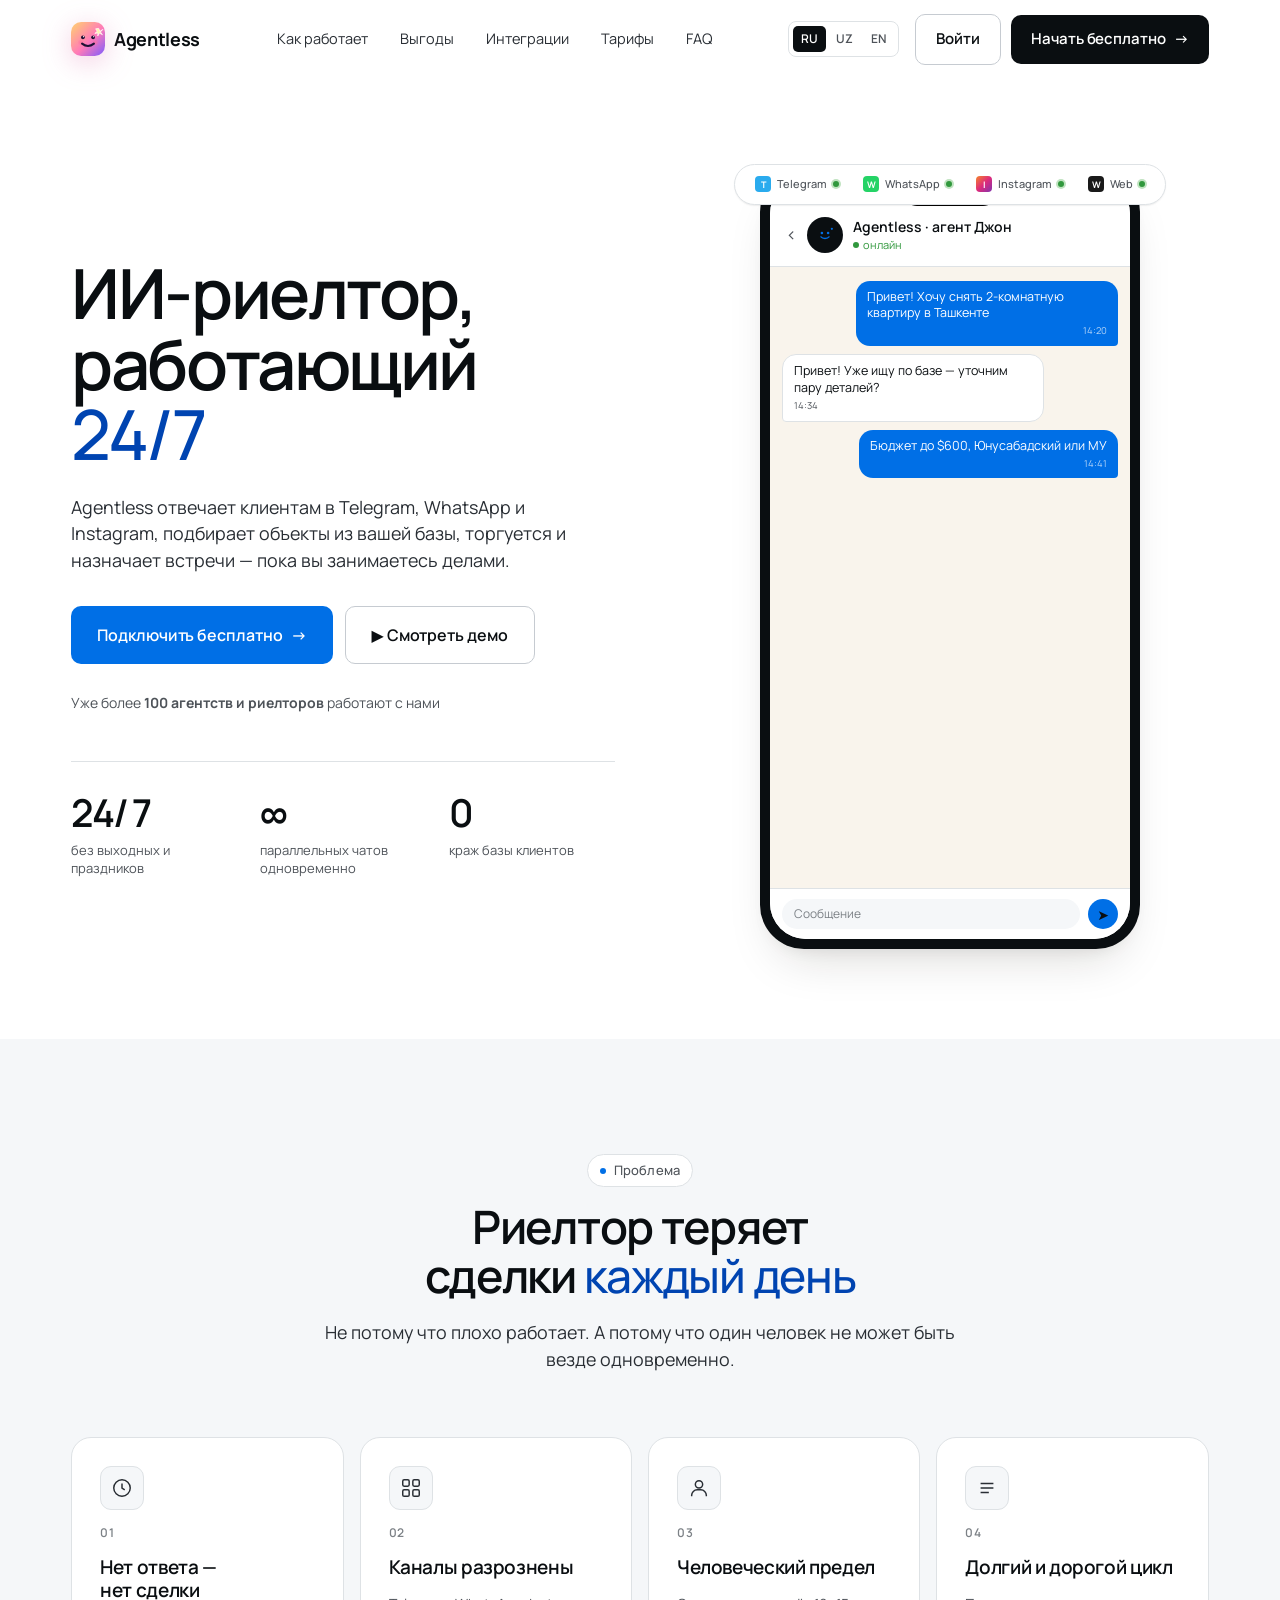
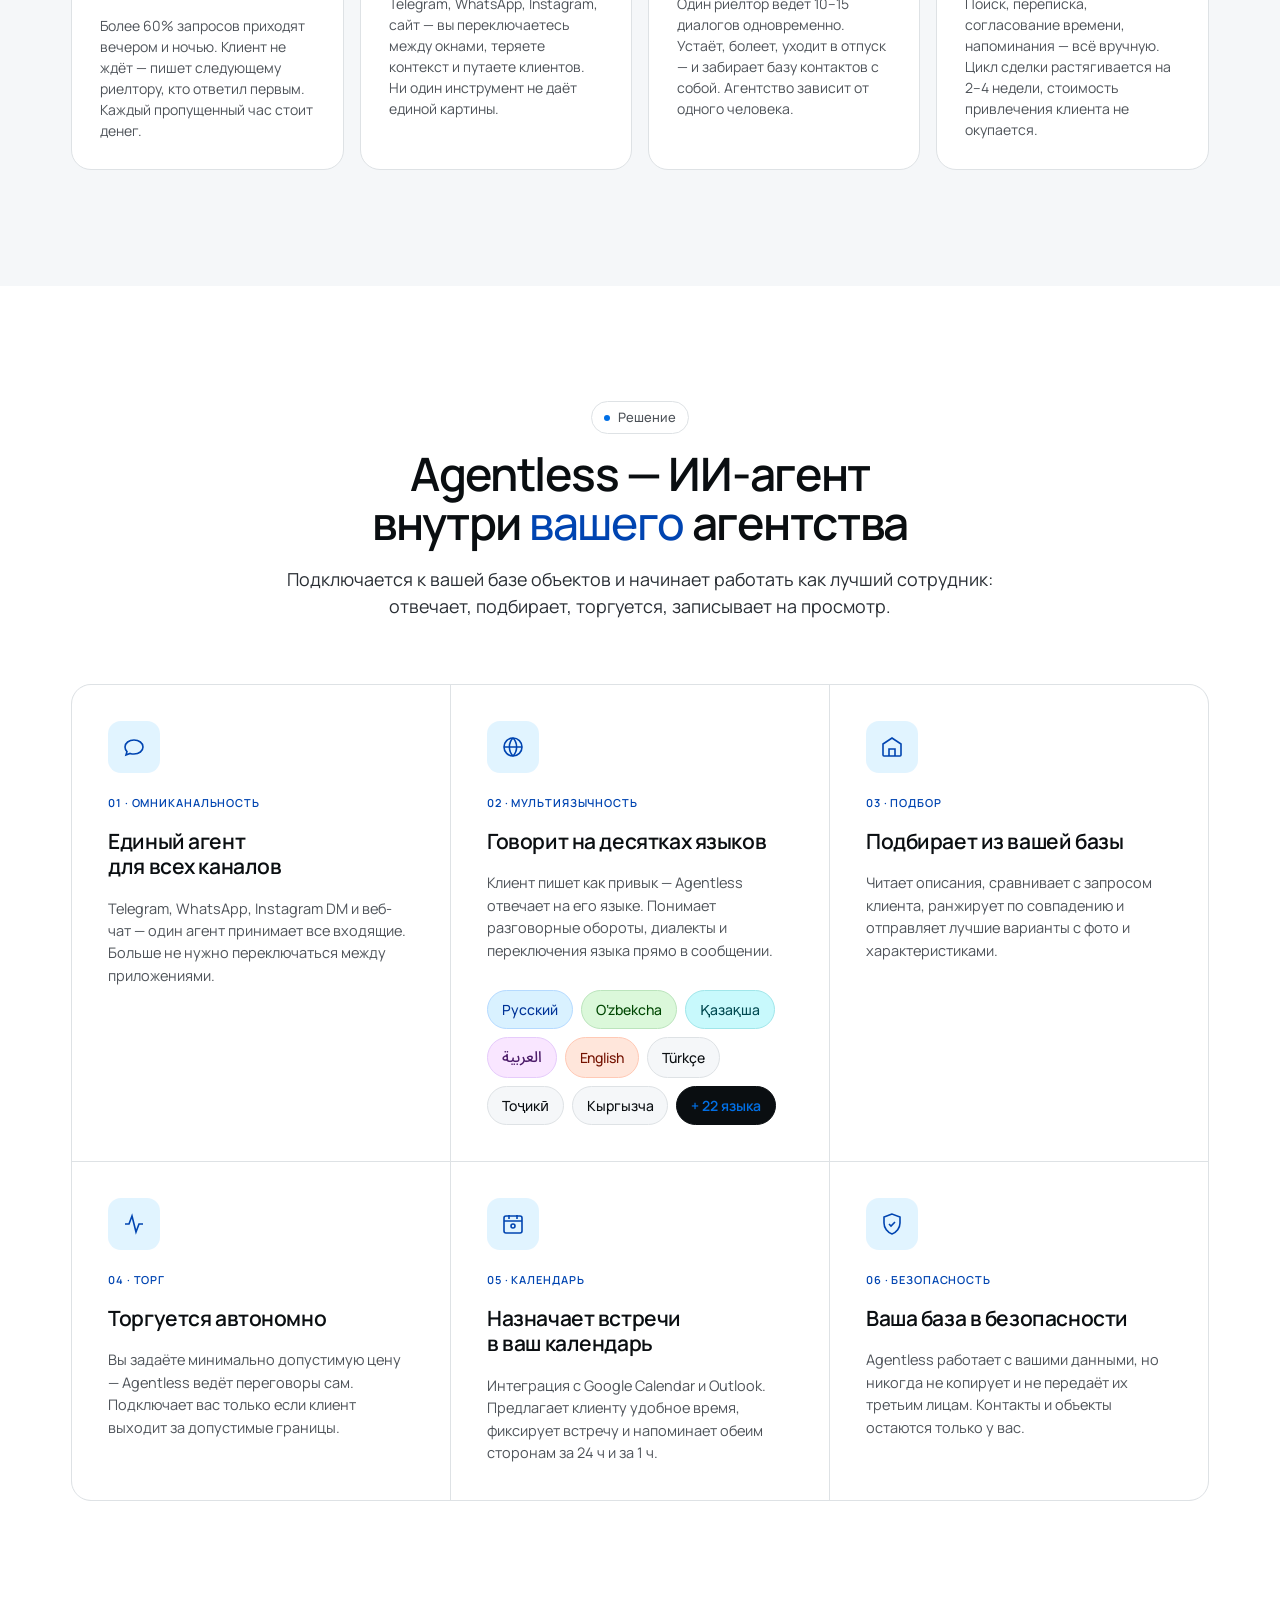
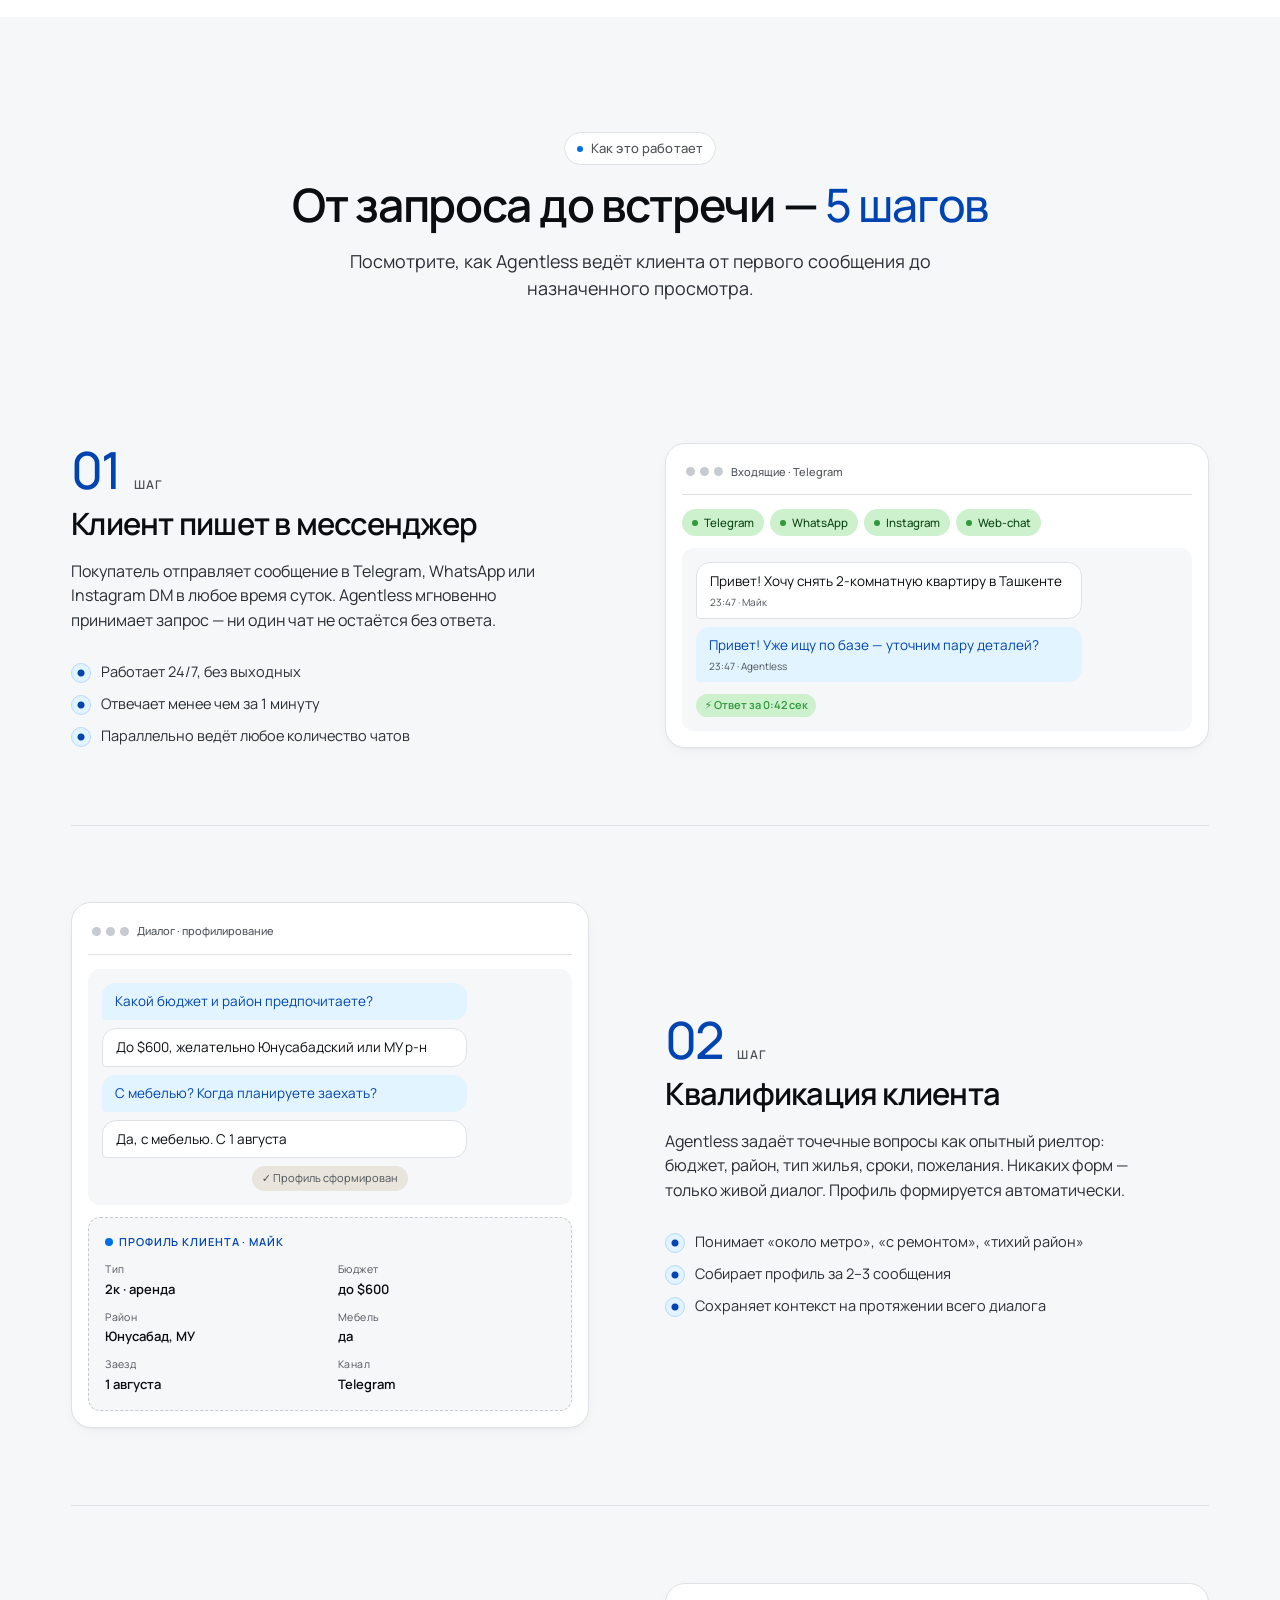
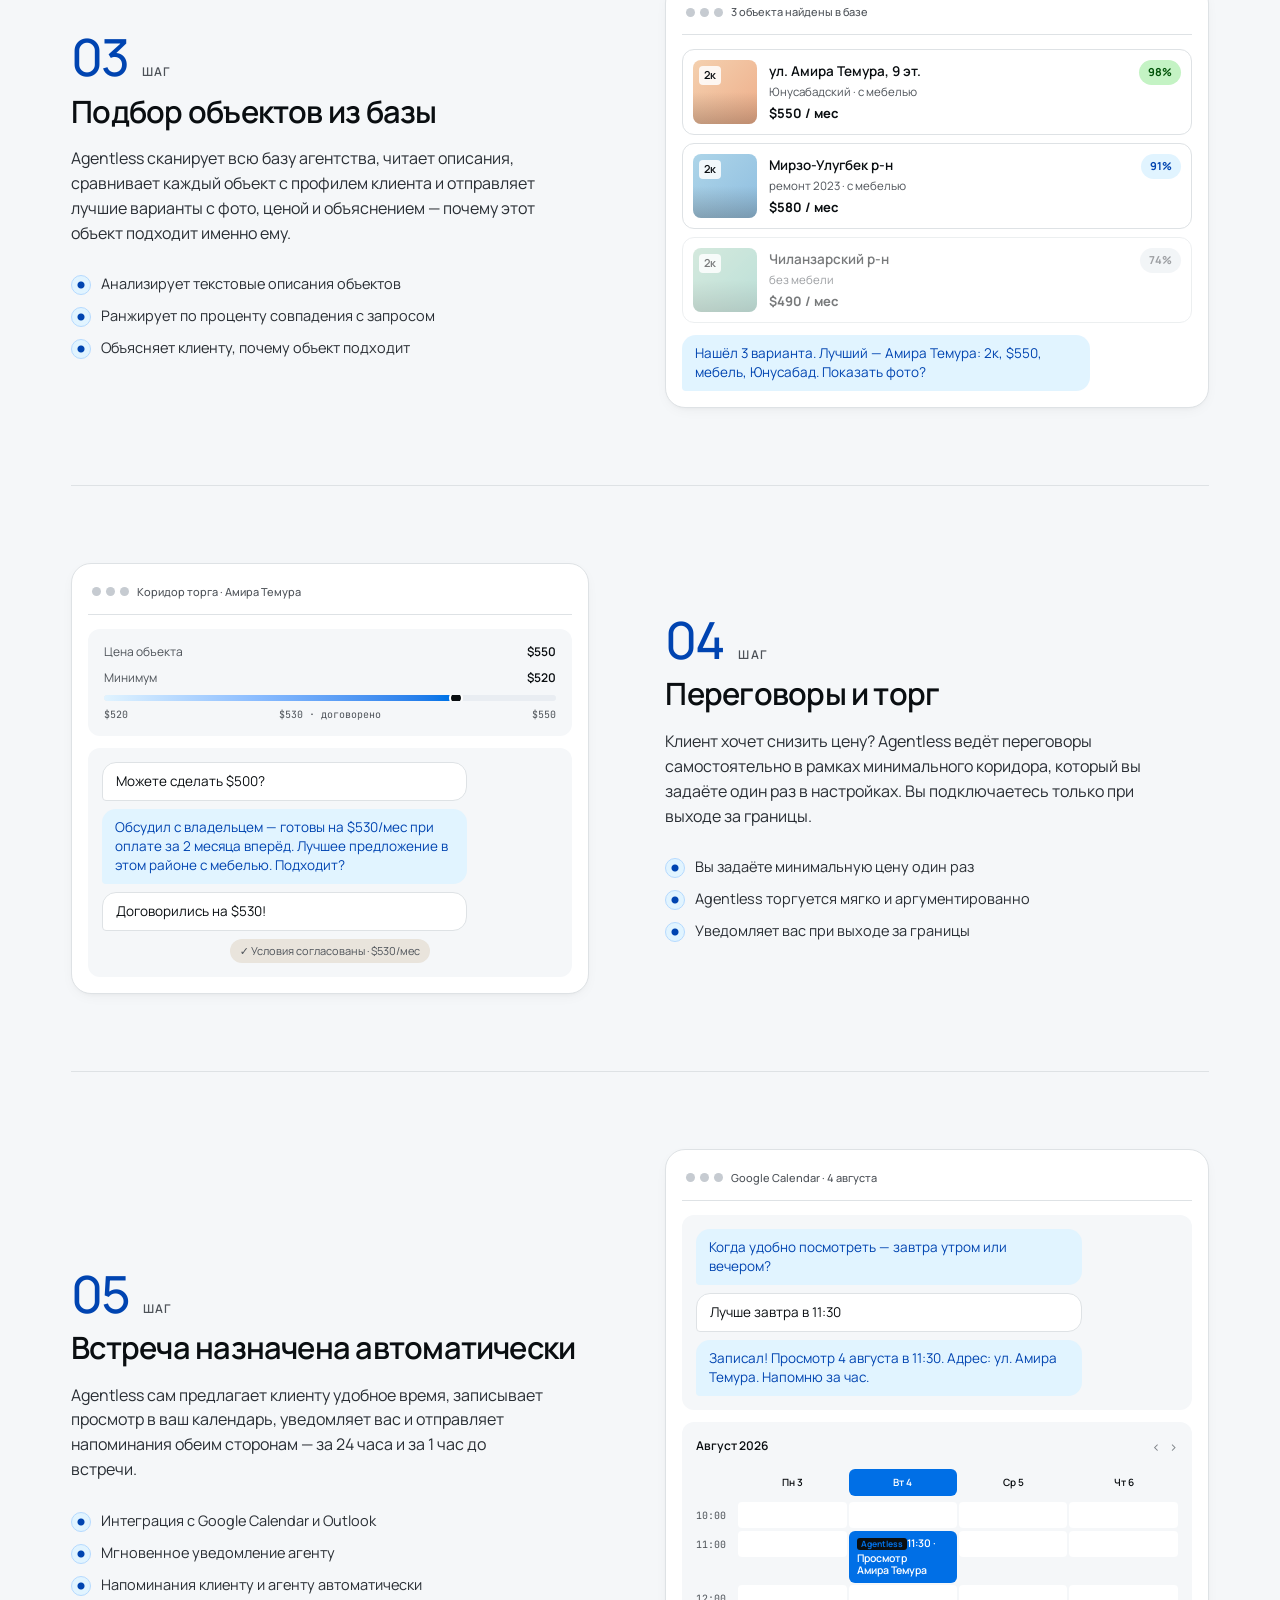
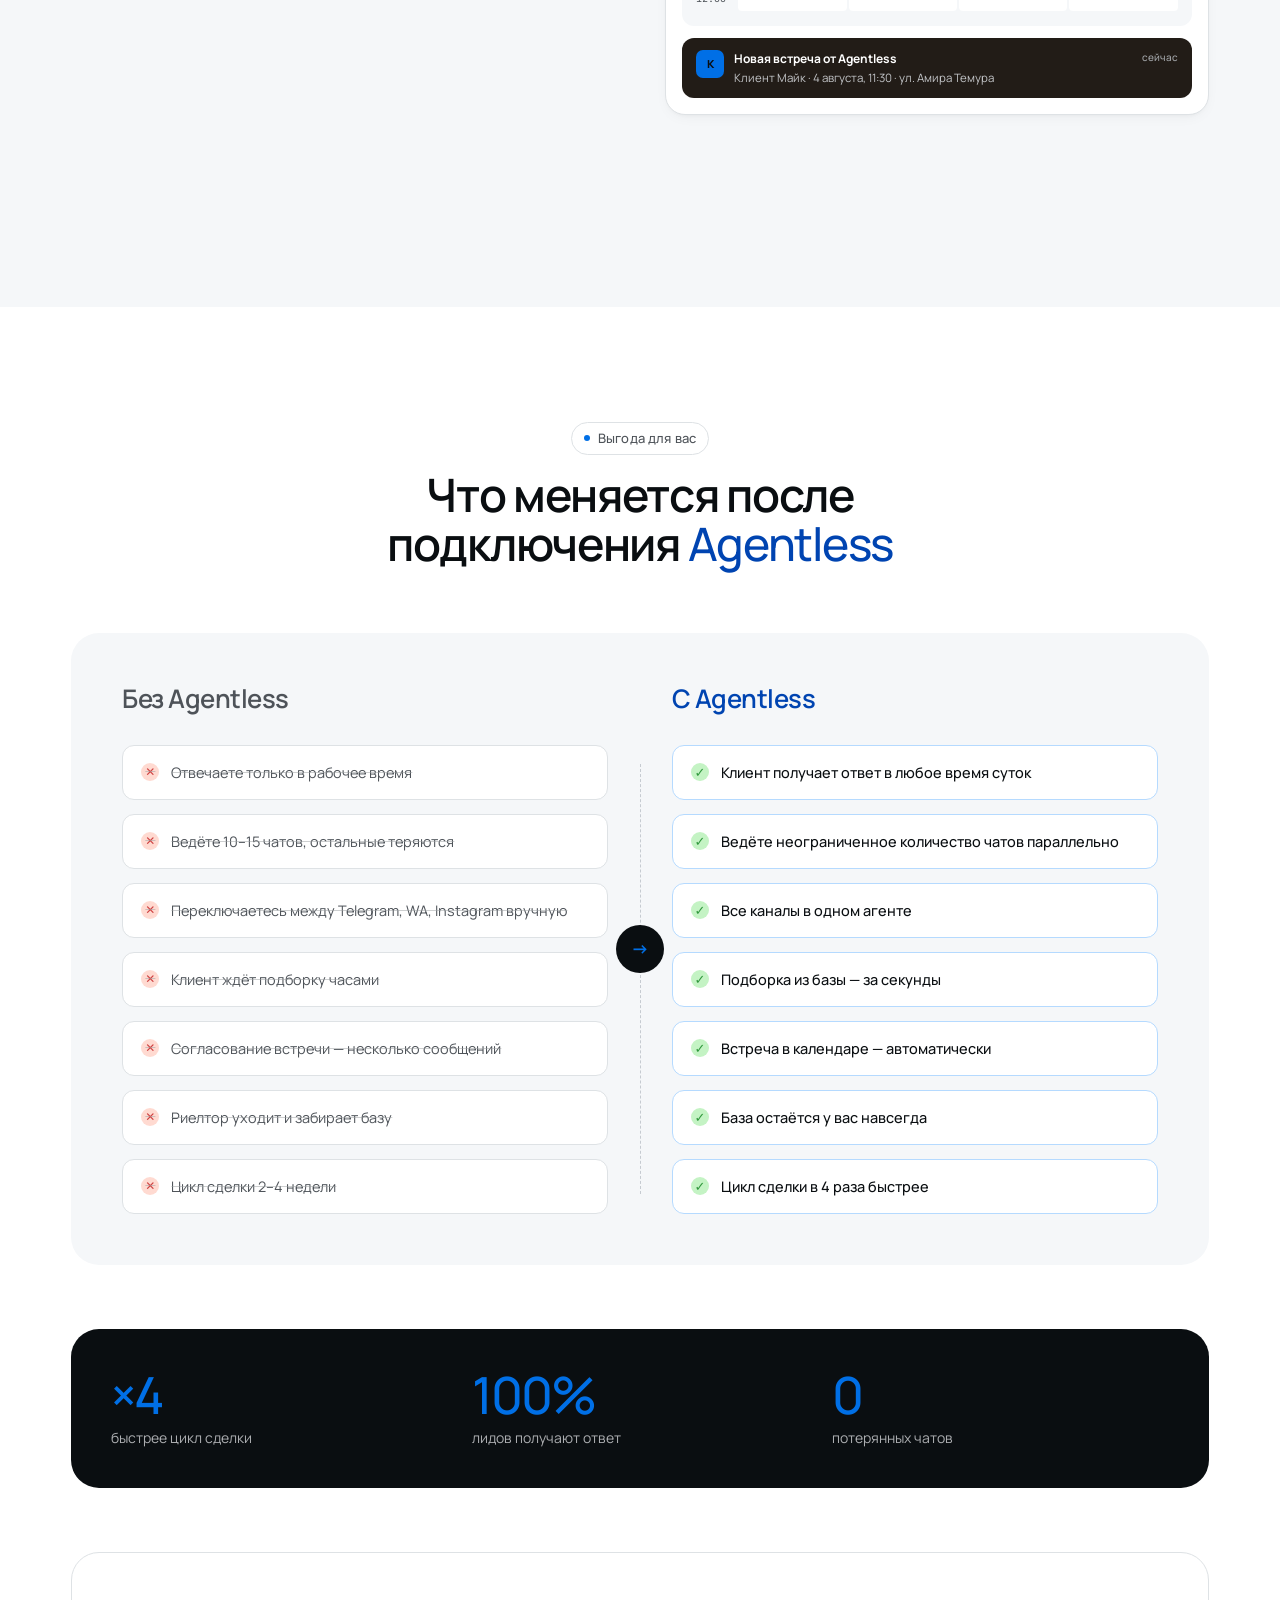
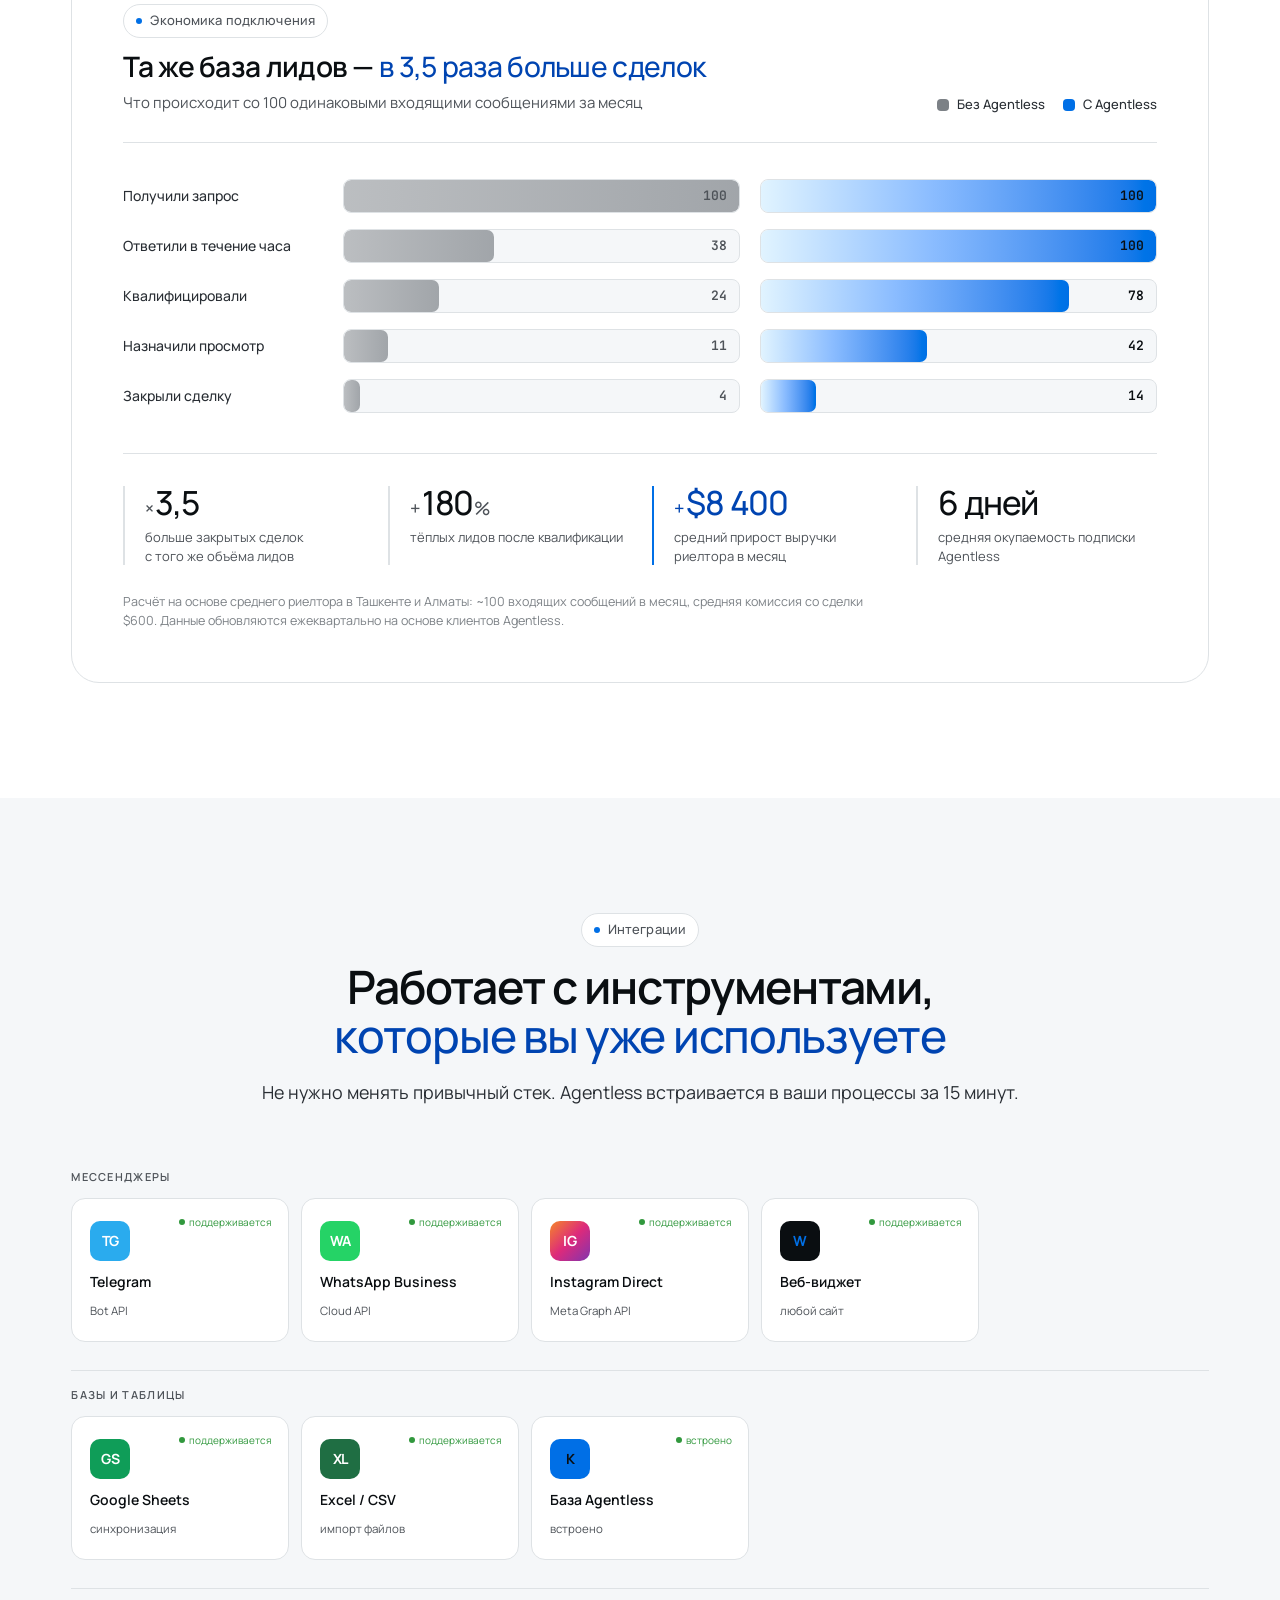
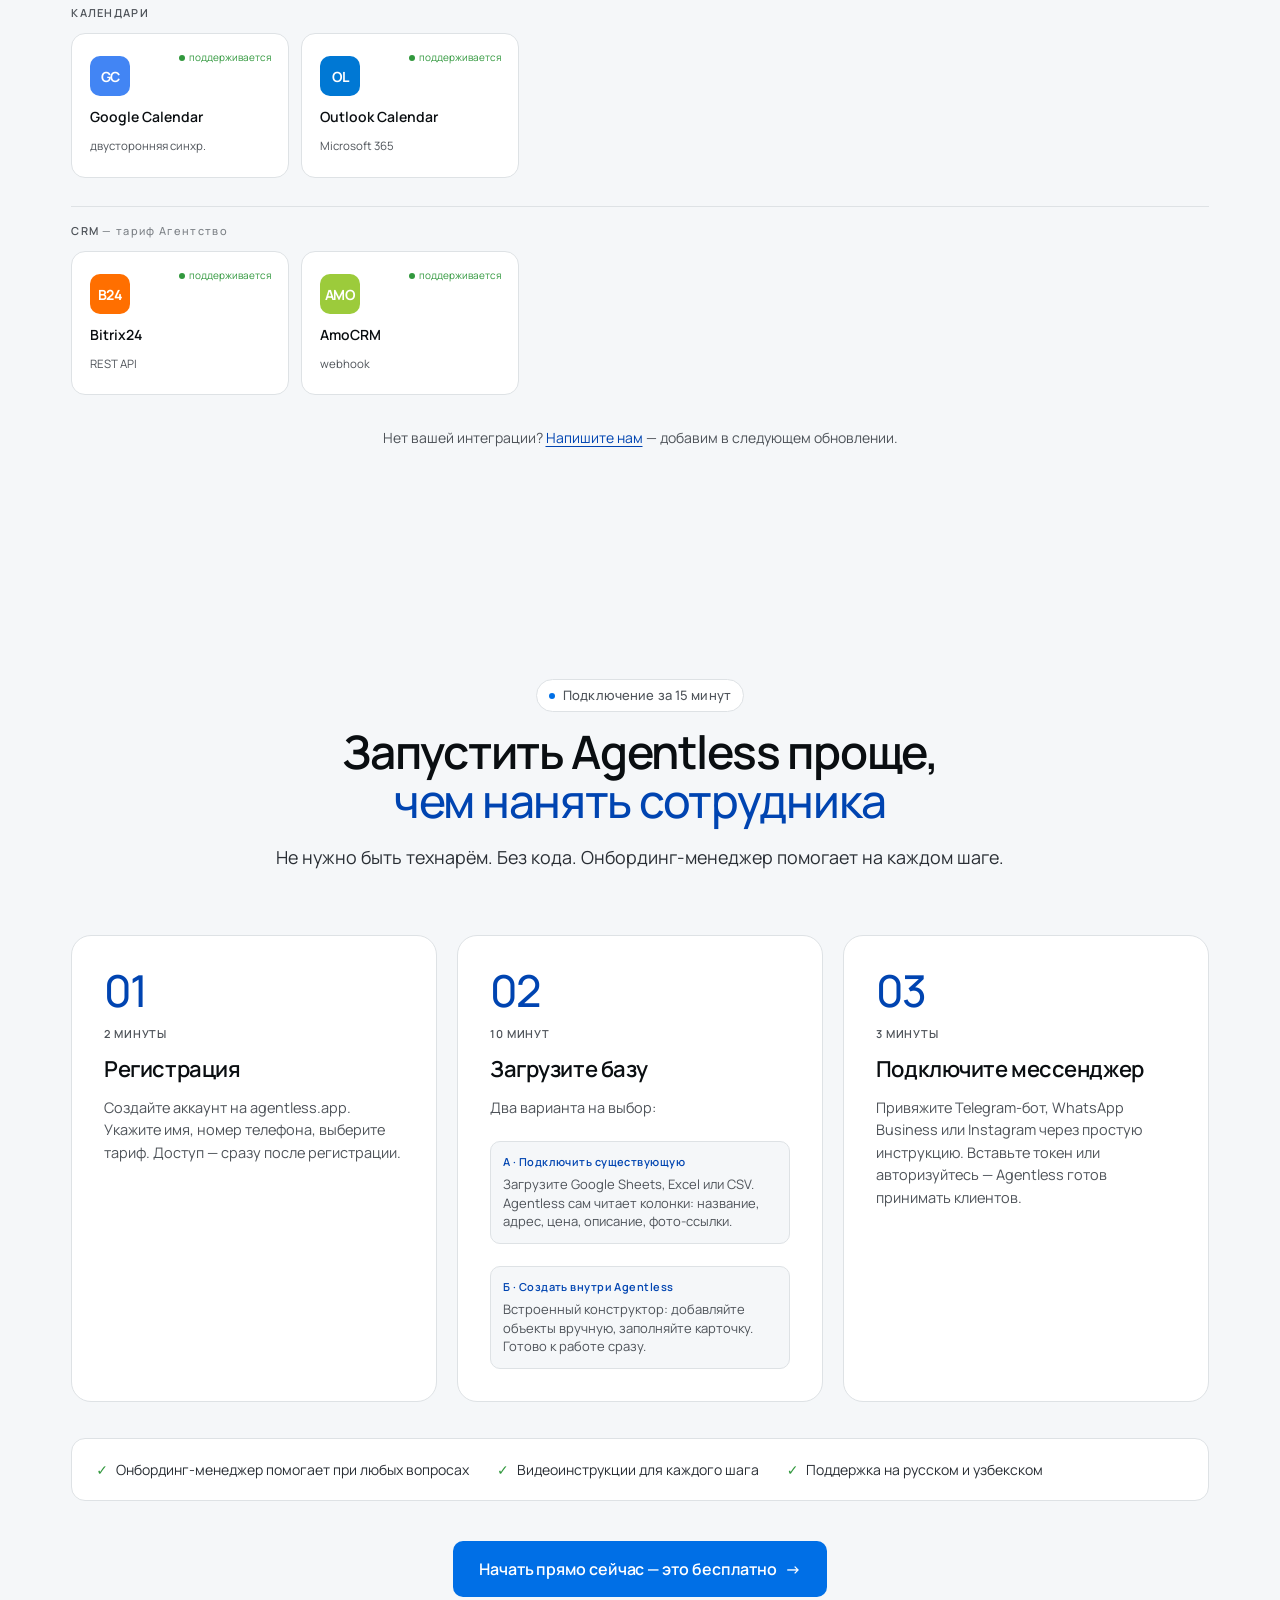
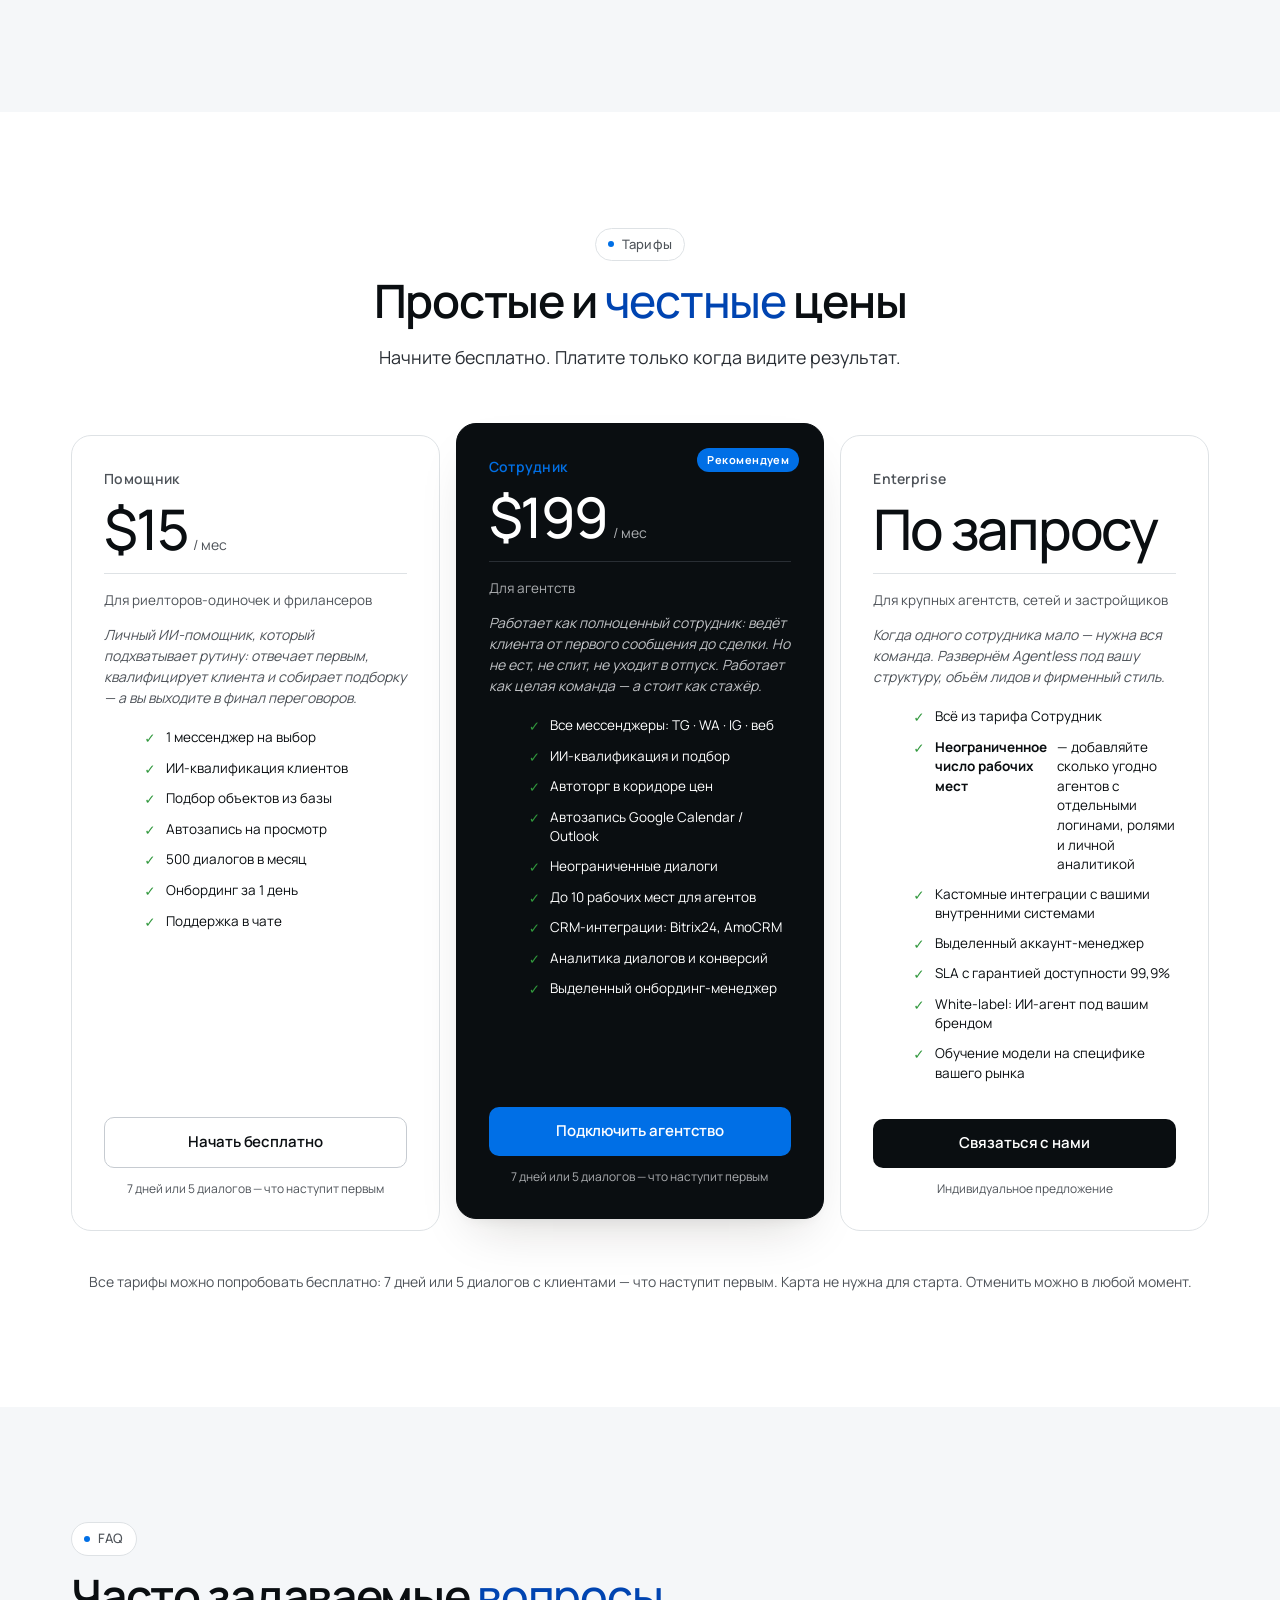
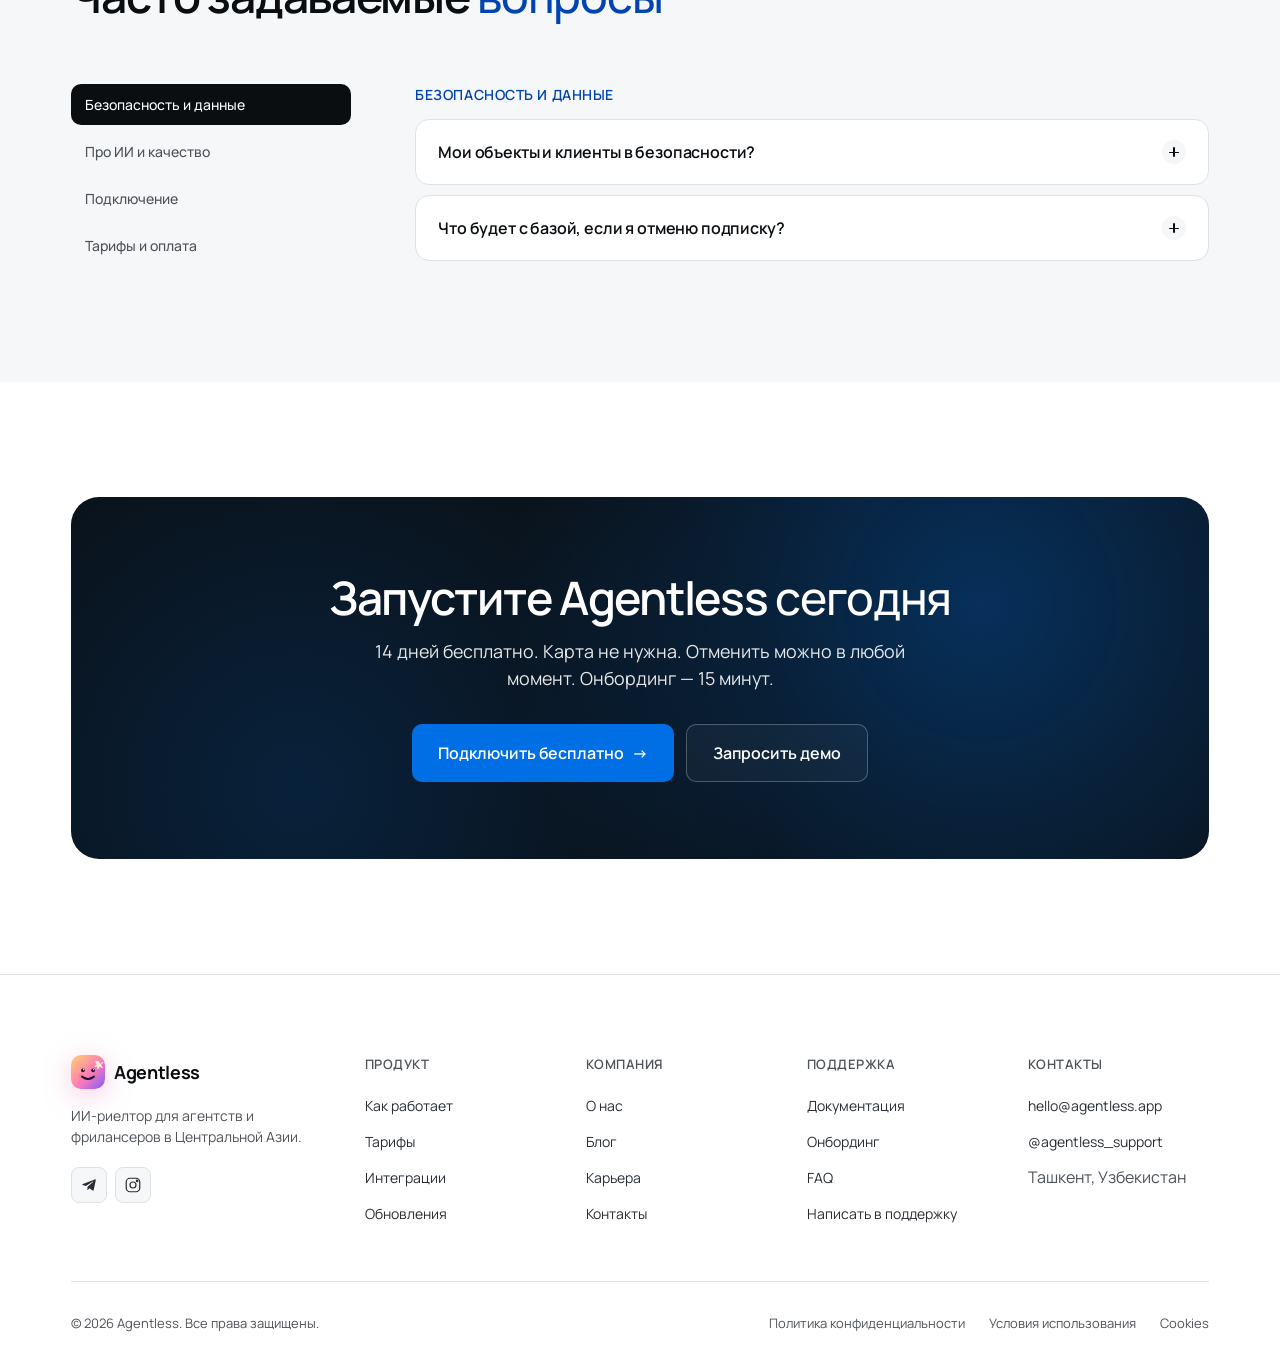
<file: index.html>
<!DOCTYPE html>
<html lang="ru">
<head>
<meta charset="UTF-8" />
<meta name="viewport" content="width=device-width, initial-scale=1.0" />
<title data-i18n="page.title">Agentless — ИИ-риелтор для агентств и фрилансеров</title>
<link rel="preconnect" href="https://fonts.googleapis.com" />
<link rel="preconnect" href="https://fonts.gstatic.com" crossorigin />
<link href="https://fonts.googleapis.com/css2?family=Manrope:wght@400;500;600;700;800&family=Noto+Sans+Arabic:wght@500;600&family=JetBrains+Mono:wght@400;500&display=swap" rel="stylesheet" />
<link rel="stylesheet" href="styles.css" />
<template id="__bundler_thumbnail" data-bg-color="#ffffff">
  <svg viewBox="0 0 1200 800" xmlns="http://www.w3.org/2000/svg">
    <rect width="1200" height="800" fill="#ffffff"/>
    <g transform="translate(600 400)">
      <rect x="-180" y="-180" width="360" height="360" rx="80" fill="#1f2230"/>
      <circle cx="-60" cy="-30" r="22" fill="#3b6df0"/>
      <circle cx="60" cy="-30" r="22" fill="#3b6df0"/>
      <path d="M -75 65 C -50 110, 50 110, 75 65" stroke="#3b6df0" stroke-width="22" fill="none" stroke-linecap="round"/>
      <circle cx="130" cy="-130" r="18" fill="#3b6df0"/>
    </g>
  </svg>
</template>
</head>
<body>

<!-- ============== NAV ============== -->
<header class="nav">
  <div class="container nav-inner">
    <a href="#" class="logo" aria-label="Agentless">
      <svg class="logo-mark" viewBox="0 0 40 40" width="34" height="34" aria-hidden="true">
        <defs>
          <linearGradient id="agl-grad" x1="0" y1="0" x2="1" y2="1">
            <stop offset="0%" stop-color="#FFD36E"/>
            <stop offset="55%" stop-color="#FF7AB8"/>
            <stop offset="100%" stop-color="#7C5CFF"/>
          </linearGradient>
          <radialGradient id="agl-cheek" cx="0.5" cy="0.5" r="0.5">
            <stop offset="0%" stop-color="#ff6f9b" stop-opacity="0.75"/>
            <stop offset="100%" stop-color="#ff6f9b" stop-opacity="0"/>
          </radialGradient>
        </defs>
        <rect x="0" y="0" width="40" height="40" rx="12" fill="url(#agl-grad)"/>
        <circle cx="11.5" cy="24" r="4" fill="url(#agl-cheek)"/>
        <circle cx="28.5" cy="24" r="4" fill="url(#agl-cheek)"/>
        <circle cx="14" cy="18" r="2.2" fill="#1f1235"/>
        <circle cx="26" cy="18" r="2.2" fill="#1f1235"/>
        <circle cx="14.7" cy="17.3" r="0.7" fill="#ffffff"/>
        <circle cx="26.7" cy="17.3" r="0.7" fill="#ffffff"/>
        <path d="M13 25.5 Q20 31 27 25.5" stroke="#1f1235" stroke-width="2.4" fill="none" stroke-linecap="round"/>
        <path d="M32.6 7.5 L34 11 L37.5 8.7 L34.6 11.7 L37 15 L33.5 13 L31.5 16.5 L31.6 12.8 L28 13.5 L30.8 11 L29 8 Z" fill="#fff5b0" stroke="#ffffff" stroke-width="0.8" stroke-linejoin="round"/>
      </svg>
      <span>Agentless</span>
    </a>
    <nav>
      <ul class="nav-links">
        <li><a href="#how" data-i18n="nav.how">Как работает</a></li>
        <li><a href="#benefits" data-i18n="nav.benefits">Выгоды</a></li>
        <li><a href="#integrations" data-i18n="nav.integrations">Интеграции</a></li>
        <li><a href="#pricing" data-i18n="nav.pricing">Тарифы</a></li>
        <li><a href="#faq" data-i18n="nav.faq">FAQ</a></li>
      </ul>
    </nav>
    <div class="nav-actions">
      <div class="lang" role="group" aria-label="Язык">
        <button class="active">RU</button>
        <button>UZ</button>
        <button>EN</button>
      </div>
      <a href="#login" class="btn btn-ghost" data-i18n="nav.signin">Войти</a>
      <a href="#signup" class="btn btn-primary" data-i18n="nav.cta">Начать бесплатно <span class="arrow">→</span></a>
      <button class="burger" aria-label="Меню"><span></span></button>
    </div>
  </div>
</header>

<div class="mobile-menu" aria-hidden="true">
  <a href="#how" data-i18n="nav.how">Как работает</a>
  <a href="#benefits" data-i18n="nav.benefits">Выгоды</a>
  <a href="#integrations" data-i18n="nav.integrations">Интеграции</a>
  <a href="#pricing" data-i18n="nav.pricing">Тарифы</a>
  <a href="#faq" data-i18n="nav.faq">FAQ</a>
  <div class="mobile-lang" role="group" aria-label="Язык">
    <button class="active">RU</button>
    <button>UZ</button>
    <button>EN</button>
  </div>
  <a href="#login" class="btn btn-ghost" data-i18n="nav.signin">Войти</a>
  <a href="#signup" class="btn btn-primary" data-i18n="mobile.cta">Начать бесплатно</a>
</div>

<!-- ============== HERO ============== -->
<section class="hero" data-screen-label="01 Hero">
  <div class="container hero-grid">
    <div class="hero-text">
      <h1 data-i18n="hero.h1">ИИ-риелтор,<br />работающий <span class="accent-line">24/7</span></h1>
      <p class="lead" data-i18n="hero.lead">Agentless отвечает клиентам в Telegram, WhatsApp и Instagram, подбирает объекты из вашей базы, торгуется и назначает встречи — пока вы занимаетесь делами.</p>
      <div class="hero-ctas">
        <a href="#signup" class="btn btn-accent btn-lg" data-i18n="hero.cta1">Подключить бесплатно <span class="arrow">→</span></a>
        <a href="#how" class="btn btn-ghost btn-lg" data-i18n="hero.cta2">▶ Смотреть демо</a>
      </div>
      <div class="hero-social">
        <div data-i18n="hero.social">Уже более <b>100 агентств и риелторов</b> работают с нами</div>
      </div>

      <div class="hero-metrics">
        <div class="metric">
          <div class="value">24/<span>7</span></div>
          <div class="label" data-i18n="hero.m1">без выходных и праздников</div>
        </div>
        <div class="metric">
          <div class="value">∞</div>
          <div class="label" data-i18n="hero.m2">параллельных чатов одновременно</div>
        </div>
        <div class="metric">
          <div class="value">0</div>
          <div class="label" data-i18n="hero.m3">краж базы клиентов</div>
        </div>
      </div>
    </div>

    <!-- Phone mockup -->
    <div class="phone-wrap">
      <div class="channels-bar" aria-hidden="true">
        <div class="channel-dot online">
          <span class="ic" style="background:#2AABEE">T</span>
          Telegram
        </div>
        <div class="channel-dot online">
          <span class="ic" style="background:#25D366">W</span>
          WhatsApp
        </div>
        <div class="channel-dot online">
          <span class="ic" style="background:linear-gradient(135deg,#F58529,#DD2A7B,#8134AF)">I</span>
          Instagram
        </div>
        <div class="channel-dot online">
          <span class="ic" style="background:#1a1a1a">W</span>
          Web
        </div>
      </div>
      <div class="phone">
        <div class="phone-screen">
          <div class="tg-header">
            <div class="tg-back">‹</div>
            <div class="tg-avatar" aria-hidden="true">
              <svg viewBox="0 0 32 32" width="22" height="22">
                <circle cx="11.5" cy="13" r="1.9" fill="var(--accent)"/>
                <circle cx="20.5" cy="13" r="1.9" fill="var(--accent)"/>
                <path d="M10.2 18.8 C12.4 21.8, 19.6 21.8, 21.8 18.8" stroke="var(--accent)" stroke-width="2" fill="none" stroke-linecap="round"/>
                <circle cx="26" cy="7" r="1.6" fill="var(--accent)"/>
              </svg>
            </div>
            <div>
              <div class="tg-name" data-i18n="phone.name">Agentless · агент Джон</div>
              <div class="tg-status" data-i18n="phone.status">онлайн</div>
            </div>
          </div>
          <div class="tg-chat">
            <!-- populated by JS -->
          </div>
          <div class="tg-input">
            <div class="field" data-i18n="phone.field">Сообщение</div>
            <div class="send">➤</div>
          </div>
        </div>
      </div>
    </div>
  </div>
</section>

<!-- ============== PROBLEM ============== -->
<section class="problems" data-screen-label="02 Problem">
  <div class="container">
    <div class="section-head">
      <span class="eyebrow" data-i18n="prob.eyebrow">Проблема</span>
      <h2 style="margin-top:16px" data-i18n="prob.h2">Риелтор теряет сделки <span class="serif-italic">каждый день</span></h2>
      <p class="lead" style="margin-top:18px" data-i18n="prob.lead">Не потому что плохо работает. А потому что один человек не может быть везде одновременно.</p>
    </div>
    <div class="problems-grid">
      <article class="problem-card">
        <div class="icon" aria-hidden="true">
          <svg width="22" height="22" viewBox="0 0 24 24" fill="none" stroke="currentColor" stroke-width="1.6"><circle cx="12" cy="12" r="9"/><path d="M12 7v5l3 2"/></svg>
        </div>
        <div class="num">01</div>
        <h3 data-i18n="prob.1.h">Нет ответа — нет сделки</h3>
        <p data-i18n="prob.1.b">Более 60% запросов приходят вечером и ночью. Клиент не ждёт — пишет следующему риелтору, кто ответил первым. Каждый пропущенный час стоит денег.</p>
      </article>

      <article class="problem-card">
        <div class="icon" aria-hidden="true">
          <svg width="22" height="22" viewBox="0 0 24 24" fill="none" stroke="currentColor" stroke-width="1.6"><rect x="3" y="3" width="7" height="7" rx="1.5"/><rect x="14" y="3" width="7" height="7" rx="1.5"/><rect x="3" y="14" width="7" height="7" rx="1.5"/><rect x="14" y="14" width="7" height="7" rx="1.5"/></svg>
        </div>
        <div class="num">02</div>
        <h3 data-i18n="prob.2.h">Каналы разрознены</h3>
        <p data-i18n="prob.2.b">Telegram, WhatsApp, Instagram, сайт — вы переключаетесь между окнами, теряете контекст и путаете клиентов. Ни один инструмент не даёт единой картины.</p>
      </article>

      <article class="problem-card">
        <div class="icon" aria-hidden="true">
          <svg width="22" height="22" viewBox="0 0 24 24" fill="none" stroke="currentColor" stroke-width="1.6"><path d="M12 12a4 4 0 1 0 0-8 4 4 0 0 0 0 8Z"/><path d="M4 21v-1a6 6 0 0 1 6-6h4a6 6 0 0 1 6 6v1"/></svg>
        </div>
        <div class="num">03</div>
        <h3 data-i18n="prob.3.h">Человеческий предел</h3>
        <p data-i18n="prob.3.b">Один риелтор ведёт 10–15 диалогов одновременно. Устаёт, болеет, уходит в отпуск — и забирает базу контактов с собой. Агентство зависит от одного человека.</p>
      </article>

      <article class="problem-card">
        <div class="icon" aria-hidden="true">
          <svg width="22" height="22" viewBox="0 0 24 24" fill="none" stroke="currentColor" stroke-width="1.6"><path d="M5 7h14M5 12h14M5 17h9"/></svg>
        </div>
        <div class="num">04</div>
        <h3 data-i18n="prob.4.h">Долгий и дорогой цикл</h3>
        <p data-i18n="prob.4.b">Поиск, переписка, согласование времени, напоминания — всё вручную. Цикл сделки растягивается на 2–4 недели, стоимость привлечения клиента не окупается.</p>
      </article>
    </div>
  </div>
</section>

<!-- ============== SOLUTION ============== -->
<section class="solution" data-screen-label="03 Solution">
  <div class="container">
    <div class="section-head">
      <span class="eyebrow" data-i18n="sol.eyebrow">Решение</span>
      <h2 style="margin-top:16px" data-i18n="sol.h2">Agentless — ИИ-агент внутри <span class="serif-italic">вашего</span> агентства</h2>
      <p class="lead" style="margin-top:18px" data-i18n="sol.lead">Подключается к вашей базе объектов и начинает работать как лучший сотрудник: отвечает, подбирает, торгуется, записывает на просмотр.</p>
    </div>

    <div class="solution-grid">
      <article class="feature-card">
        <div class="icon-lg" aria-hidden="true">
          <svg width="24" height="24" viewBox="0 0 24 24" fill="none" stroke="currentColor" stroke-width="1.6"><path d="M21 12c0 4-4 7-9 7-1.4 0-2.7-.2-3.9-.6L4 20l1-3.4C3.7 15.3 3 13.7 3 12c0-4 4-7 9-7s9 3 9 7Z"/></svg>
        </div>
        <div class="feat-num" data-i18n="sol.f1.num">01 · ОМНИКАНАЛЬНОСТЬ</div>
        <h3 data-i18n="sol.f1.h">Единый агент для всех каналов</h3>
        <p data-i18n="sol.f1.b">Telegram, WhatsApp, Instagram DM и веб-чат — один агент принимает все входящие. Больше не нужно переключаться между приложениями.</p>
      </article>

      <article class="feature-card">
        <div class="icon-lg" aria-hidden="true">
          <svg width="24" height="24" viewBox="0 0 24 24" fill="none" stroke="currentColor" stroke-width="1.6"><circle cx="12" cy="12" r="9"/><path d="M3 12h18M12 3a13 13 0 0 1 0 18M12 3a13 13 0 0 0 0 18"/></svg>
        </div>
        <div class="feat-num" data-i18n="sol.f2.num">02 · МУЛЬТИЯЗЫЧНОСТЬ</div>
        <h3 data-i18n="sol.f2.h">Говорит на десятках языков</h3>
        <p data-i18n="sol.f2.b">Клиент пишет как привык — Agentless отвечает на его языке. Понимает разговорные обороты, диалекты и переключения языка прямо в сообщении.</p>
        <div class="lang-chips">
          <span class="lang-chip" data-i18n="sol.f2.lang.ru">Русский</span>
          <span class="lang-chip">O‘zbekcha</span>
          <span class="lang-chip">Қазақша</span>
          <span class="lang-chip ar">العربية</span>
          <span class="lang-chip" data-i18n="sol.f2.lang.en">English</span>
          <span class="lang-chip">Türkçe</span>
          <span class="lang-chip">Toҷикӣ</span>
          <span class="lang-chip">Кыргызча</span>
          <span class="lang-chip more" data-i18n="sol.f2.more">+ 22 языка</span>
        </div>
      </article>

      <article class="feature-card">
        <div class="icon-lg" aria-hidden="true">
          <svg width="24" height="24" viewBox="0 0 24 24" fill="none" stroke="currentColor" stroke-width="1.6"><path d="M3 9 12 3l9 6v11a1 1 0 0 1-1 1H4a1 1 0 0 1-1-1V9Z"/><path d="M9 21v-7h6v7"/></svg>
        </div>
        <div class="feat-num" data-i18n="sol.f3.num">03 · ПОДБОР</div>
        <h3 data-i18n="sol.f3.h">Подбирает из вашей базы</h3>
        <p data-i18n="sol.f3.b">Читает описания, сравнивает с запросом клиента, ранжирует по совпадению и отправляет лучшие варианты с фото и характеристиками.</p>
      </article>

      <article class="feature-card">
        <div class="icon-lg" aria-hidden="true">
          <svg width="24" height="24" viewBox="0 0 24 24" fill="none" stroke="currentColor" stroke-width="1.6"><path d="M3 12h4l3-8 4 16 3-8h4"/></svg>
        </div>
        <div class="feat-num" data-i18n="sol.f4.num">04 · ТОРГ</div>
        <h3 data-i18n="sol.f4.h">Торгуется автономно</h3>
        <p data-i18n="sol.f4.b">Вы задаёте минимально допустимую цену — Agentless ведёт переговоры сам. Подключает вас только если клиент выходит за допустимые границы.</p>
      </article>

      <article class="feature-card">
        <div class="icon-lg" aria-hidden="true">
          <svg width="24" height="24" viewBox="0 0 24 24" fill="none" stroke="currentColor" stroke-width="1.6"><rect x="3" y="4" width="18" height="17" rx="2"/><path d="M3 9h18M8 3v4M16 3v4"/><circle cx="12" cy="14" r="2"/></svg>
        </div>
        <div class="feat-num" data-i18n="sol.f5.num">05 · КАЛЕНДАРЬ</div>
        <h3 data-i18n="sol.f5.h">Назначает встречи в ваш календарь</h3>
        <p data-i18n="sol.f5.b">Интеграция с Google Calendar и Outlook. Предлагает клиенту удобное время, фиксирует встречу и напоминает обеим сторонам за 24 ч и за 1 ч.</p>
      </article>

      <article class="feature-card">
        <div class="icon-lg" aria-hidden="true">
          <svg width="24" height="24" viewBox="0 0 24 24" fill="none" stroke="currentColor" stroke-width="1.6"><path d="M12 2 4 5v6c0 5 3.5 9.5 8 11 4.5-1.5 8-6 8-11V5l-8-3Z"/><path d="m9 12 2 2 4-4"/></svg>
        </div>
        <div class="feat-num" data-i18n="sol.f6.num">06 · БЕЗОПАСНОСТЬ</div>
        <h3 data-i18n="sol.f6.h">Ваша база в безопасности</h3>
        <p data-i18n="sol.f6.b">Agentless работает с вашими данными, но никогда не копирует и не передаёт их третьим лицам. Контакты и объекты остаются только у вас.</p>
      </article>
    </div>
  </div>
</section>

<!-- ============== HOW IT WORKS ============== -->
<section class="how" id="how" data-screen-label="04 How it works">
  <div class="container">
    <div class="section-head">
      <span class="eyebrow" data-i18n="how.eyebrow">Как это работает</span>
      <h2 style="margin-top:16px" data-i18n="how.h2">От запроса до встречи — <span class="serif-italic">5 шагов</span></h2>
      <p class="lead" style="margin-top:18px" data-i18n="how.lead">Посмотрите, как Agentless ведёт клиента от первого сообщения до назначенного просмотра.</p>
    </div>

    <!-- STEP 1 -->
    <div class="step">
      <div class="step-text">
        <div class="step-num" data-i18n="how.s1.num">01 <span class="label-tiny">Шаг</span></div>
        <h3 data-i18n="how.s1.h">Клиент пишет в мессенджер</h3>
        <p class="step-desc" data-i18n="how.s1.d">Покупатель отправляет сообщение в Telegram, WhatsApp или Instagram DM в любое время суток. Agentless мгновенно принимает запрос — ни один чат не остаётся без ответа.</p>
        <ul>
          <li data-i18n="how.s1.l1">Работает 24/7, без выходных</li>
          <li data-i18n="how.s1.l2">Отвечает менее чем за 1 минуту</li>
          <li data-i18n="how.s1.l3">Параллельно ведёт любое количество чатов</li>
        </ul>
      </div>
      <div class="step-visual">
        <div class="mock">
          <div class="mock-window">
            <div class="mock-dots"><span></span><span></span><span></span></div>
            <div class="mock-title" data-i18n="how.s1.mt">Входящие · Telegram</div>
          </div>
          <div class="mock-channels">
            <div class="mock-channel on"><span class="dot"></span>Telegram</div>
            <div class="mock-channel on"><span class="dot"></span>WhatsApp</div>
            <div class="mock-channel on"><span class="dot"></span>Instagram</div>
            <div class="mock-channel on"><span class="dot"></span>Web-chat</div>
          </div>
          <div class="mock-conv">
            <div class="bubble in" data-i18n="how.s1.b1">Привет! Хочу снять 2-комнатную квартиру в Ташкенте<span class="stamp">23:47 · Майк</span></div>
            <div class="bubble ai" data-i18n="how.s1.b2">Привет! Уже ищу по базе — уточним пару деталей?<span class="stamp">23:47 · Agentless</span></div>
            <span class="response-time" data-i18n="how.s1.rt">⚡ Ответ за 0:42 сек</span>
          </div>
        </div>
      </div>
    </div>

    <!-- STEP 2 -->
    <div class="step flip">
      <div class="step-text">
        <div class="step-num" data-i18n="how.s2.num">02 <span class="label-tiny">Шаг</span></div>
        <h3 data-i18n="how.s2.h">Квалификация клиента</h3>
        <p class="step-desc" data-i18n="how.s2.d">Agentless задаёт точечные вопросы как опытный риелтор: бюджет, район, тип жилья, сроки, пожелания. Никаких форм — только живой диалог. Профиль формируется автоматически.</p>
        <ul>
          <li data-i18n="how.s2.l1">Понимает «около метро», «с ремонтом», «тихий район»</li>
          <li data-i18n="how.s2.l2">Собирает профиль за 2–3 сообщения</li>
          <li data-i18n="how.s2.l3">Сохраняет контекст на протяжении всего диалога</li>
        </ul>
      </div>
      <div class="step-visual">
        <div class="mock">
          <div class="mock-window">
            <div class="mock-dots"><span></span><span></span><span></span></div>
            <div class="mock-title" data-i18n="how.s2.mt">Диалог · профилирование</div>
          </div>
          <div class="mock-conv">
            <div class="bubble ai" data-i18n="how.s2.b1">Какой бюджет и район предпочитаете?</div>
            <div class="bubble in" data-i18n="how.s2.b2">До $600, желательно Юнусабадский или МУ р-н</div>
            <div class="bubble ai" data-i18n="how.s2.b3">С мебелью? Когда планируете заехать?</div>
            <div class="bubble in" data-i18n="how.s2.b4">Да, с мебелью. С 1 августа</div>
            <div class="system-msg" data-i18n="how.s2.sys">✓ Профиль сформирован</div>
          </div>
          <div class="profile-card">
            <div class="pc-title" data-i18n="how.s2.pct">Профиль клиента · Майк</div>
            <div class="profile-grid">
              <div data-i18n="how.s2.p1"><span class="k">Тип</span><span class="v">2к · аренда</span></div>
              <div data-i18n="how.s2.p2"><span class="k">Бюджет</span><span class="v">до $600</span></div>
              <div data-i18n="how.s2.p3"><span class="k">Район</span><span class="v">Юнусабад, МУ</span></div>
              <div data-i18n="how.s2.p4"><span class="k">Мебель</span><span class="v">да</span></div>
              <div data-i18n="how.s2.p5"><span class="k">Заезд</span><span class="v">1 августа</span></div>
              <div data-i18n="how.s2.p6"><span class="k">Канал</span><span class="v">Telegram</span></div>
            </div>
          </div>
        </div>
      </div>
    </div>

    <!-- STEP 3 -->
    <div class="step">
      <div class="step-text">
        <div class="step-num" data-i18n="how.s3.num">03 <span class="label-tiny">Шаг</span></div>
        <h3 data-i18n="how.s3.h">Подбор объектов из базы</h3>
        <p class="step-desc" data-i18n="how.s3.d">Agentless сканирует всю базу агентства, читает описания, сравнивает каждый объект с профилем клиента и отправляет лучшие варианты с фото, ценой и объяснением — почему этот объект подходит именно ему.</p>
        <ul>
          <li data-i18n="how.s3.l1">Анализирует текстовые описания объектов</li>
          <li data-i18n="how.s3.l2">Ранжирует по проценту совпадения с запросом</li>
          <li data-i18n="how.s3.l3">Объясняет клиенту, почему объект подходит</li>
        </ul>
      </div>
      <div class="step-visual">
        <div class="mock">
          <div class="mock-window">
            <div class="mock-dots"><span></span><span></span><span></span></div>
            <div class="mock-title" data-i18n="how.s3.mt">3 объекта найдены в базе</div>
          </div>
          <div class="props">
            <div class="prop">
              <div class="pic warm"><span class="room-icon">2к</span></div>
              <div class="body">
                <div class="title" data-i18n="how.s3.t1">ул. Амира Темура, 9 эт.</div>
                <div class="meta" data-i18n="how.s3.m1">Юнусабадский · с мебелью</div>
                <div class="price">$550 / мес</div>
              </div>
              <span class="badge high">98%</span>
            </div>
            <div class="prop">
              <div class="pic"><span class="room-icon">2к</span></div>
              <div class="body">
                <div class="title" data-i18n="how.s3.t2">Мирзо-Улугбек р-н</div>
                <div class="meta" data-i18n="how.s3.m2">ремонт 2023 · с мебелью</div>
                <div class="price">$580 / мес</div>
              </div>
              <span class="badge mid">91%</span>
            </div>
            <div class="prop dim">
              <div class="pic cool"><span class="room-icon">2к</span></div>
              <div class="body">
                <div class="title" data-i18n="how.s3.t3">Чиланзарский р-н</div>
                <div class="meta" data-i18n="how.s3.m3">без мебели</div>
                <div class="price">$490 / мес</div>
              </div>
              <span class="badge low">74%</span>
            </div>
          </div>
          <div class="bubble ai" style="margin-top:12px" data-i18n="how.s3.bub">Нашёл 3 варианта. Лучший — Амира Темура: 2к, $550, мебель, Юнусабад. Показать фото?</div>
        </div>
      </div>
    </div>

    <!-- STEP 4 -->
    <div class="step flip">
      <div class="step-text">
        <div class="step-num" data-i18n="how.s4.num">04 <span class="label-tiny">Шаг</span></div>
        <h3 data-i18n="how.s4.h">Переговоры и торг</h3>
        <p class="step-desc" data-i18n="how.s4.d">Клиент хочет снизить цену? Agentless ведёт переговоры самостоятельно в рамках минимального коридора, который вы задаёте один раз в настройках. Вы подключаетесь только при выходе за границы.</p>
        <ul>
          <li data-i18n="how.s4.l1">Вы задаёте минимальную цену один раз</li>
          <li data-i18n="how.s4.l2">Agentless торгуется мягко и аргументированно</li>
          <li data-i18n="how.s4.l3">Уведомляет вас при выходе за границы</li>
        </ul>
      </div>
      <div class="step-visual">
        <div class="mock">
          <div class="mock-window">
            <div class="mock-dots"><span></span><span></span><span></span></div>
            <div class="mock-title" data-i18n="how.s4.mt">Коридор торга · Амира Темура</div>
          </div>
          <div class="neg-settings">
            <div class="neg-row" data-i18n="how.s4.nr1"><span>Цена объекта</span><b>$550</b></div>
            <div class="neg-row" data-i18n="how.s4.nr2"><span>Минимум</span><b>$520</b></div>
            <div class="neg-bar"><div class="pin"></div></div>
            <div class="neg-stamps" data-i18n="how.s4.ns"><span>$520</span><span>$530 · договорено</span><span>$550</span></div>
          </div>
          <div class="mock-conv">
            <div class="bubble in" data-i18n="how.s4.b1">Можете сделать $500?</div>
            <div class="bubble ai" data-i18n="how.s4.b2">Обсудил с владельцем — готовы на $530/мес при оплате за 2 месяца вперёд. Лучшее предложение в этом районе с мебелью. Подходит?</div>
            <div class="bubble in" data-i18n="how.s4.b3">Договорились на $530!</div>
            <div class="system-msg" data-i18n="how.s4.sys">✓ Условия согласованы · $530/мес</div>
          </div>
        </div>
      </div>
    </div>

    <!-- STEP 5 -->
    <div class="step">
      <div class="step-text">
        <div class="step-num" data-i18n="how.s5.num">05 <span class="label-tiny">Шаг</span></div>
        <h3 data-i18n="how.s5.h">Встреча назначена автоматически</h3>
        <p class="step-desc" data-i18n="how.s5.d">Agentless сам предлагает клиенту удобное время, записывает просмотр в ваш календарь, уведомляет вас и отправляет напоминания обеим сторонам — за 24 часа и за 1 час до встречи.</p>
        <ul>
          <li data-i18n="how.s5.l1">Интеграция с Google Calendar и Outlook</li>
          <li data-i18n="how.s5.l2">Мгновенное уведомление агенту</li>
          <li data-i18n="how.s5.l3">Напоминания клиенту и агенту автоматически</li>
        </ul>
      </div>
      <div class="step-visual">
        <div class="mock">
          <div class="mock-window">
            <div class="mock-dots"><span></span><span></span><span></span></div>
            <div class="mock-title" data-i18n="how.s5.mt">Google Calendar · 4 августа</div>
          </div>
          <div class="mock-conv">
            <div class="bubble ai" data-i18n="how.s5.b1">Когда удобно посмотреть — завтра утром или вечером?</div>
            <div class="bubble in" data-i18n="how.s5.b2">Лучше завтра в 11:30</div>
            <div class="bubble ai" data-i18n="how.s5.b3">Записал! Просмотр 4 августа в 11:30. Адрес: ул. Амира Темура. Напомню за час.</div>
          </div>
          <div class="calendar">
            <div class="cal-head">
              <span class="month" data-i18n="how.s5.month">Август 2026</span>
              <span class="arrows"><span>‹</span><span>›</span></span>
            </div>
            <div class="cal-days">
              <div class="corner"></div>
              <div class="day" data-i18n="how.s5.d1">Пн 3</div>
              <div class="day today" data-i18n="how.s5.d2">Вт 4</div>
              <div class="day" data-i18n="how.s5.d3">Ср 5</div>
              <div class="day" data-i18n="how.s5.d4">Чт 6</div>
            </div>
            <div class="cal-grid">
              <div class="cal-time">10:00</div>
              <div class="cal-slot"></div>
              <div class="cal-slot"></div>
              <div class="cal-slot"></div>
              <div class="cal-slot"></div>

              <div class="cal-time">11:00</div>
              <div class="cal-slot"></div>
              <div class="cal-event" data-i18n="how.s5.cev"><span class="ev-mark">Agentless</span>11:30 · Просмотр<br/>Амира Темура</div>
              <div class="cal-slot"></div>
              <div class="cal-slot"></div>

              <div class="cal-time">12:00</div>
              <div class="cal-slot"></div>
              <div class="cal-slot"></div>
              <div class="cal-slot"></div>
              <div class="cal-slot"></div>
            </div>
          </div>
          <div class="push-notif">
            <div class="app-ico">K</div>
            <div class="pn-body">
              <div class="pn-title" data-i18n="how.s5.pnt">Новая встреча от Agentless <small>сейчас</small></div>
              <div class="pn-text" data-i18n="how.s5.pntx">Клиент Майк · 4 августа, 11:30 · ул. Амира Темура</div>
            </div>
          </div>
        </div>
      </div>
    </div>
  </div>
</section>

<!-- ============== BENEFITS / COMPARE ============== -->
<section id="benefits" data-screen-label="05 Benefits">
  <div class="container">
    <div class="section-head">
      <span class="eyebrow" data-i18n="ben.eyebrow">Выгода для вас</span>
      <h2 style="margin-top:16px" data-i18n="ben.h2">Что меняется после подключения <span class="serif-italic">Agentless</span></h2>
    </div>

    <div class="compare-wrap">
      <div class="compare-col before">
        <h3 data-i18n="ben.before">Без Agentless</h3>
        <div class="compare-item" data-i18n="ben.b1">Отвечаете только в рабочее время</div>
        <div class="compare-item" data-i18n="ben.b2">Ведёте 10–15 чатов, остальные теряются</div>
        <div class="compare-item" data-i18n="ben.b3">Переключаетесь между Telegram, WA, Instagram вручную</div>
        <div class="compare-item" data-i18n="ben.b4">Клиент ждёт подборку часами</div>
        <div class="compare-item" data-i18n="ben.b5">Согласование встречи — несколько сообщений</div>
        <div class="compare-item" data-i18n="ben.b6">Риелтор уходит и забирает базу</div>
        <div class="compare-item" data-i18n="ben.b7">Цикл сделки 2–4 недели</div>
      </div>
      <div class="compare-divider"><div class="arrow-pill">→</div></div>
      <div class="compare-col after">
        <h3 data-i18n="ben.after">С Agentless</h3>
        <div class="compare-item" data-i18n="ben.a1">Клиент получает ответ в любое время суток</div>
        <div class="compare-item" data-i18n="ben.a2">Ведёте неограниченное количество чатов параллельно</div>
        <div class="compare-item" data-i18n="ben.a3">Все каналы в одном агенте</div>
        <div class="compare-item" data-i18n="ben.a4">Подборка из базы — за секунды</div>
        <div class="compare-item" data-i18n="ben.a5">Встреча в календаре — автоматически</div>
        <div class="compare-item" data-i18n="ben.a6">База остаётся у вас навсегда</div>
        <div class="compare-item" data-i18n="ben.a7">Цикл сделки в 4 раза быстрее</div>
      </div>
    </div>

    <div class="compare-metrics">
      <div class="metric">
        <div class="value" data-target="4" data-prefix="×">×4</div>
        <div class="label" data-i18n="ben.cm1">быстрее цикл сделки</div>
      </div>
      <div class="metric">
        <div class="value" data-target="100" data-suffix="%">100%</div>
        <div class="label" data-i18n="ben.cm2">лидов получают ответ</div>
      </div>
      <div class="metric">
        <div class="value" data-target="0">0</div>
        <div class="label" data-i18n="ben.cm3">потерянных чатов</div>
      </div>
    </div>

    <!-- ROI / Funnel -->
    <div class="roi-panel">
      <div class="roi-head">
        <div>
          <span class="eyebrow" data-i18n="roi.eyebrow">Экономика подключения</span>
          <h3 data-i18n="roi.h3">Та же база лидов — <span class="serif-italic">в 3,5 раза больше сделок</span></h3>
          <p class="roi-sub" data-i18n="roi.sub">Что происходит со 100 одинаковыми входящими сообщениями за месяц</p>
        </div>
        <div class="roi-legend">
          <span data-i18n="roi.leg.b"><span class="dot before"></span>Без&nbsp;Agentless</span>
          <span data-i18n="roi.leg.a"><span class="dot after"></span>С&nbsp;Agentless</span>
        </div>
      </div>

      <div class="funnel" data-funnel>
        <div class="funnel-row">
          <div class="funnel-label" data-i18n="roi.f1">Получили запрос</div>
          <div class="bar-track before"><div class="fill" data-w="100"></div><span class="num">100</span></div>
          <div class="bar-track after"><div class="fill" data-w="100"></div><span class="num">100</span></div>
        </div>
        <div class="funnel-row">
          <div class="funnel-label" data-i18n="roi.f2">Ответили в&nbsp;течение часа</div>
          <div class="bar-track before"><div class="fill" data-w="38"></div><span class="num">38</span></div>
          <div class="bar-track after"><div class="fill" data-w="100"></div><span class="num">100</span></div>
        </div>
        <div class="funnel-row">
          <div class="funnel-label" data-i18n="roi.f3">Квалифицировали</div>
          <div class="bar-track before"><div class="fill" data-w="24"></div><span class="num">24</span></div>
          <div class="bar-track after"><div class="fill" data-w="78"></div><span class="num">78</span></div>
        </div>
        <div class="funnel-row">
          <div class="funnel-label" data-i18n="roi.f4">Назначили просмотр</div>
          <div class="bar-track before"><div class="fill" data-w="11"></div><span class="num">11</span></div>
          <div class="bar-track after"><div class="fill" data-w="42"></div><span class="num">42</span></div>
        </div>
        <div class="funnel-row">
          <div class="funnel-label" data-i18n="roi.f5">Закрыли сделку</div>
          <div class="bar-track before"><div class="fill" data-w="4"></div><span class="num">4</span></div>
          <div class="bar-track after"><div class="fill" data-w="14"></div><span class="num">14</span></div>
        </div>
      </div>

      <div class="roi-stats">
        <div class="roi-stat">
          <div class="v"><span class="prefix">×</span>3,5</div>
          <div class="l" data-i18n="roi.s1">больше закрытых сделок<br/>с того&nbsp;же объёма лидов</div>
        </div>
        <div class="roi-stat">
          <div class="v"><span class="prefix">+</span>180<span class="suffix">%</span></div>
          <div class="l" data-i18n="roi.s2">тёплых лидов после&nbsp;квалификации</div>
        </div>
        <div class="roi-stat highlight">
          <div class="v"><span class="prefix">+</span>$8&nbsp;400</div>
          <div class="l" data-i18n="roi.s3">средний прирост выручки риелтора в&nbsp;месяц</div>
        </div>
        <div class="roi-stat">
          <div class="v" data-i18n="roi.s4v">6&nbsp;дней</div>
          <div class="l" data-i18n="roi.s4">средняя окупаемость подписки Agentless</div>
        </div>
      </div>

      <p class="roi-note" data-i18n="roi.note">Расчёт на основе среднего риелтора в Ташкенте и Алматы: ~100 входящих сообщений в месяц, средняя комиссия со сделки $600. Данные обновляются ежеквартально на&nbsp;основе клиентов&nbsp;Agentless.</p>
    </div>
  </div>
</section>

<!-- ============== INTEGRATIONS ============== -->
<section id="integrations" class="integrations" data-screen-label="06 Integrations" style="background:var(--bg-2)">
  <div class="container">
    <div class="section-head">
      <span class="eyebrow" data-i18n="int.eyebrow">Интеграции</span>
      <h2 style="margin-top:16px" data-i18n="int.h2">Работает с инструментами, <span class="serif-italic">которые вы уже используете</span></h2>
      <p class="lead" style="margin-top:18px" data-i18n="int.lead">Не нужно менять привычный стек. Agentless встраивается в ваши процессы за 15 минут.</p>
    </div>

    <div class="int-grid">
      <div class="int-section-label" data-i18n="int.cat.msg">Мессенджеры</div>
      <div class="int-card">
        <div class="logo-box" style="background:#2AABEE">TG</div>
        <div class="int-name">Telegram</div>
        <div class="int-cat" data-i18n="int.tg.cat">Bot API</div>
        <span class="int-status">поддерживается</span>
      </div>
      <div class="int-card">
        <div class="logo-box" style="background:#25D366">WA</div>
        <div class="int-name" data-i18n="int.wa.n">WhatsApp Business</div>
        <div class="int-cat" data-i18n="int.wa.cat">Cloud API</div>
        <span class="int-status">поддерживается</span>
      </div>
      <div class="int-card">
        <div class="logo-box" style="background:linear-gradient(135deg,#F58529,#DD2A7B,#8134AF)">IG</div>
        <div class="int-name" data-i18n="int.ig.n">Instagram Direct</div>
        <div class="int-cat" data-i18n="int.ig.cat">Meta Graph API</div>
        <span class="int-status">поддерживается</span>
      </div>
      <div class="int-card">
        <div class="logo-box" style="background:var(--ink);color:var(--accent)">W</div>
        <div class="int-name" data-i18n="int.web.n">Веб-виджет</div>
        <div class="int-cat" data-i18n="int.web.cat">любой сайт</div>
        <span class="int-status">поддерживается</span>
      </div>

      <div class="int-section-label" data-i18n="int.cat.db">Базы и таблицы</div>
      <div class="int-card">
        <div class="logo-box" style="background:#0F9D58">GS</div>
        <div class="int-name">Google Sheets</div>
        <div class="int-cat" data-i18n="int.gs.cat">синхронизация</div>
        <span class="int-status">поддерживается</span>
      </div>
      <div class="int-card">
        <div class="logo-box" style="background:#1F6E43">XL</div>
        <div class="int-name">Excel / CSV</div>
        <div class="int-cat" data-i18n="int.xl.cat">импорт файлов</div>
        <span class="int-status">поддерживается</span>
      </div>
      <div class="int-card">
        <div class="logo-box" style="background:var(--accent);color:var(--ink)">K</div>
        <div class="int-name" data-i18n="int.kdb.n">База Agentless</div>
        <div class="int-cat" data-i18n="int.kdb.cat">встроено</div>
        <span class="int-status">встроено</span>
      </div>

      <div class="int-section-label" data-i18n="int.cat.cal">Календари</div>
      <div class="int-card">
        <div class="logo-box" style="background:#4285F4">GC</div>
        <div class="int-name">Google Calendar</div>
        <div class="int-cat" data-i18n="int.gc.cat">двусторонняя синхр.</div>
        <span class="int-status">поддерживается</span>
      </div>
      <div class="int-card">
        <div class="logo-box" style="background:#0078D4">OL</div>
        <div class="int-name">Outlook Calendar</div>
        <div class="int-cat" data-i18n="int.ol.cat">Microsoft 365</div>
        <span class="int-status">поддерживается</span>
      </div>

      <div class="int-section-label" data-i18n="int.cat.crm">CRM <span style="text-transform:none;color:var(--muted-2);font-weight:500">— тариф Агентство</span></div>
      <div class="int-card">
        <div class="logo-box" style="background:#FF6F00">B24</div>
        <div class="int-name">Bitrix24</div>
        <div class="int-cat" data-i18n="int.b24.cat">REST API</div>
        <span class="int-status">поддерживается</span>
      </div>
      <div class="int-card">
        <div class="logo-box" style="background:#9CCB3B">AMO</div>
        <div class="int-name">AmoCRM</div>
        <div class="int-cat" data-i18n="int.amo.cat">webhook</div>
        <span class="int-status">поддерживается</span>
      </div>
    </div>

    <p class="int-footnote" data-i18n="int.foot">Нет вашей интеграции? <a href="#contact">Напишите нам</a> — добавим в следующем обновлении.</p>
  </div>
</section>

<!-- ============== ONBOARDING ============== -->
<section class="onboard" data-screen-label="07 Onboarding">
  <div class="container">
    <div class="section-head">
      <span class="eyebrow" data-i18n="ob.eyebrow">Подключение за 15 минут</span>
      <h2 style="margin-top:16px" data-i18n="ob.h2">Запустить Agentless проще, <span class="serif-italic">чем нанять сотрудника</span></h2>
      <p class="lead" style="margin-top:18px" data-i18n="ob.lead">Не нужно быть технарём. Без кода. Онбординг-менеджер помогает на каждом шаге.</p>
    </div>

    <div class="onboard-steps">
      <article class="onboard-step">
        <div class="ob-num">01</div>
        <div class="ob-time" data-i18n="ob.t1">2 минуты</div>
        <h3 data-i18n="ob.h1">Регистрация</h3>
        <p class="ob-body" data-i18n="ob.b1">Создайте аккаунт на agentless.app. Укажите имя, номер телефона, выберите тариф. Доступ — сразу после регистрации.</p>
      </article>

      <article class="onboard-step">
        <div class="ob-num">02</div>
        <div class="ob-time" data-i18n="ob.t2">10 минут</div>
        <h3 data-i18n="ob.h2.t">Загрузите базу</h3>
        <p class="ob-body" data-i18n="ob.b2">Два варианта на выбор:</p>
        <div class="onboard-option">
          <div class="opt-label" data-i18n="ob.opt1.l">А · Подключить существующую</div>
          <p data-i18n="ob.opt1.b">Загрузите Google Sheets, Excel или CSV. Agentless сам читает колонки: название, адрес, цена, описание, фото-ссылки.</p>
        </div>
        <div class="onboard-option">
          <div class="opt-label" data-i18n="ob.opt2.l">Б · Создать внутри Agentless</div>
          <p data-i18n="ob.opt2.b">Встроенный конструктор: добавляйте объекты вручную, заполняйте карточку. Готово к работе сразу.</p>
        </div>
      </article>

      <article class="onboard-step">
        <div class="ob-num">03</div>
        <div class="ob-time" data-i18n="ob.t3">3 минуты</div>
        <h3 data-i18n="ob.h3.t">Подключите мессенджер</h3>
        <p class="ob-body" data-i18n="ob.b3">Привяжите Telegram-бот, WhatsApp Business или Instagram через простую инструкцию. Вставьте токен или авторизуйтесь — Agentless готов принимать клиентов.</p>
      </article>
    </div>

    <div class="onboard-checks">
      <span data-i18n="ob.chk1">Онбординг-менеджер помогает при любых вопросах</span>
      <span data-i18n="ob.chk2">Видеоинструкции для каждого шага</span>
      <span data-i18n="ob.chk3">Поддержка на русском и узбекском</span>
    </div>

    <div class="onboard-cta">
      <a href="#signup" class="btn btn-accent btn-lg" data-i18n="ob.cta">Начать прямо сейчас — это бесплатно <span class="arrow">→</span></a>
    </div>
  </div>
</section>

<!-- ============== PRICING ============== -->
<section id="pricing" class="pricing" data-screen-label="08 Pricing">
  <div class="container">
    <div class="section-head">
      <span class="eyebrow" data-i18n="pr.eyebrow">Тарифы</span>
      <h2 style="margin-top:16px" data-i18n="pr.h2">Простые и <span class="serif-italic">честные</span> цены</h2>
      <p class="lead" style="margin-top:18px" data-i18n="pr.lead">Начните бесплатно. Платите только когда видите результат.</p>
    </div>

    <div class="pricing-grid">
      <article class="price-card">
        <div class="pc-name" data-i18n="pr.f.n">Помощник</div>
        <div class="pc-price" data-i18n="pr.f.price"><span class="num">$15</span><span class="per">/ мес</span></div>
        <div class="pc-for" data-i18n="pr.f.for">Для риелторов-одиночек и фрилансеров</div>
        <div class="pc-pitch" data-i18n="pr.f.pitch">Личный ИИ-помощник, который подхватывает рутину: отвечает первым, квалифицирует клиента и собирает подборку — а вы выходите в финал переговоров.</div>
        <ul class="pc-includes">
          <li data-i18n="pr.f.l1">1 мессенджер на выбор</li>
          <li data-i18n="pr.f.l2">ИИ-квалификация клиентов</li>
          <li data-i18n="pr.f.l3">Подбор объектов из базы</li>
          <li data-i18n="pr.f.l4">Автозапись на просмотр</li>
          <li data-i18n="pr.f.l5">500 диалогов в месяц</li>
          <li data-i18n="pr.f.l6">Онбординг за 1 день</li>
          <li data-i18n="pr.f.l7">Поддержка в чате</li>
        </ul>
        <div class="pc-cta"><a href="#signup" class="btn btn-ghost" data-i18n="pr.f.cta">Начать бесплатно</a></div>
        <div class="pc-note" data-i18n="pr.f.note">7 дней или 5 диалогов — что наступит первым</div>
      </article>

      <article class="price-card featured">
        <span class="pc-tag" data-i18n="pr.a.tag">Рекомендуем</span>
        <div class="pc-name" data-i18n="pr.a.n">Сотрудник</div>
        <div class="pc-price" data-i18n="pr.a.price"><span class="num">$199</span><span class="per">/ мес</span></div>
        <div class="pc-for" data-i18n="pr.a.for">Для агентств</div>
        <div class="pc-pitch" data-i18n="pr.a.pitch">Работает как полноценный сотрудник: ведёт клиента от первого сообщения до сделки. Но не ест, не спит, не уходит в отпуск. Работает как целая команда — а стоит как стажёр.</div>
        <ul class="pc-includes">
          <li data-i18n="pr.a.l1">Все мессенджеры: TG · WA · IG · веб</li>
          <li data-i18n="pr.a.l2">ИИ-квалификация и подбор</li>
          <li data-i18n="pr.a.l3">Автоторг в коридоре цен</li>
          <li data-i18n="pr.a.l4">Автозапись Google Calendar / Outlook</li>
          <li data-i18n="pr.a.l5">Неограниченные диалоги</li>
          <li data-i18n="pr.a.l6">До 10 рабочих мест для агентов</li>
          <li data-i18n="pr.a.l7">CRM-интеграции: Bitrix24, AmoCRM</li>
          <li data-i18n="pr.a.l8">Аналитика диалогов и конверсий</li>
          <li data-i18n="pr.a.l9">Выделенный онбординг-менеджер</li>
        </ul>
        <div class="pc-cta"><a href="#signup" class="btn btn-accent" data-i18n="pr.a.cta">Подключить агентство</a></div>
        <div class="pc-note" style="color:oklch(0.75 0.005 250)" data-i18n="pr.a.note">7 дней или 5 диалогов — что наступит первым</div>
      </article>

      <article class="price-card">
        <div class="pc-name" data-i18n="pr.e.n">Enterprise</div>
        <div class="pc-price" data-i18n="pr.e.price"><span class="num">По запросу</span></div>
        <div class="pc-for" data-i18n="pr.e.for">Для крупных агентств, сетей и застройщиков</div>
        <div class="pc-pitch" data-i18n="pr.e.pitch">Когда одного сотрудника мало — нужна вся команда. Развернём Agentless под вашу структуру, объём лидов и фирменный стиль.</div>
        <ul class="pc-includes">
          <li data-i18n="pr.e.l1">Всё из тарифа Сотрудник</li>
          <li data-i18n="pr.e.l2"><b>Неограниченное число рабочих мест</b> — добавляйте сколько угодно агентов с отдельными логинами, ролями и личной аналитикой</li>
          <li data-i18n="pr.e.l3">Кастомные интеграции с вашими внутренними системами</li>
          <li data-i18n="pr.e.l4">Выделенный аккаунт-менеджер</li>
          <li data-i18n="pr.e.l5">SLA с гарантией доступности 99,9%</li>
          <li data-i18n="pr.e.l6">White-label: ИИ-агент под вашим брендом</li>
          <li data-i18n="pr.e.l7">Обучение модели на специфике вашего рынка</li>
        </ul>
        <div class="pc-cta"><a href="#contact" class="btn btn-primary" data-i18n="pr.e.cta">Связаться с нами</a></div>
        <div class="pc-note" data-i18n="pr.e.note">Индивидуальное предложение</div>
      </article>
    </div>

    <p class="pricing-footnote" data-i18n="pr.foot">Все тарифы можно попробовать бесплатно: 7 дней или 5 диалогов с клиентами — что наступит первым. Карта не нужна для старта. Отменить можно в любой момент.</p>
  </div>
</section>

<!-- ============== FAQ ============== -->
<section id="faq" class="faq" data-screen-label="09 FAQ">
  <div class="container">
    <div class="section-head left">
      <span class="eyebrow" data-i18n="faq.eyebrow">FAQ</span>
      <h2 style="margin-top:16px" data-i18n="faq.h2">Часто задаваемые <span class="serif-italic">вопросы</span></h2>
    </div>

    <div class="faq-wrap">
      <div class="faq-cats">
        <button class="faq-cat active" data-cat="security" data-i18n="faq.cat.sec">Безопасность и данные</button>
        <button class="faq-cat" data-cat="ai" data-i18n="faq.cat.ai">Про ИИ и качество</button>
        <button class="faq-cat" data-cat="tech" data-i18n="faq.cat.tech">Подключение</button>
        <button class="faq-cat" data-cat="billing" data-i18n="faq.cat.bill">Тарифы и оплата</button>
      </div>

      <div class="faq-list">
        <div class="faq-group active" data-cat="security">
          <div class="group-title" data-i18n="faq.gt.sec">Безопасность и данные</div>
          <div class="faq-item">
            <button class="faq-q" data-i18n="faq.q.sec1">Мои объекты и клиенты в безопасности? <span class="plus" aria-hidden="true"></span></button>
            <div class="faq-a"><div class="faq-a-inner" data-i18n="faq.a.sec1">Да. Ваша база хранится на защищённых серверах и никогда не передаётся третьим лицам. Agentless использует данные только для работы вашего агента. Вы можете выгрузить или удалить все данные в любой момент.</div></div>
          </div>
          <div class="faq-item">
            <button class="faq-q" data-i18n="faq.q.sec2">Что будет с базой, если я отменю подписку? <span class="plus" aria-hidden="true"></span></button>
            <div class="faq-a"><div class="faq-a-inner" data-i18n="faq.a.sec2">Вы получите полный экспорт базы в Excel или CSV в течение 24 часов после отмены. Данные хранятся ещё 30 дней после окончания подписки.</div></div>
          </div>
        </div>

        <div class="faq-group" data-cat="ai">
          <div class="group-title" data-i18n="faq.gt.ai">Про ИИ и качество ответов</div>
          <div class="faq-item">
            <button class="faq-q" data-i18n="faq.q.ai1">Как Agentless понимает клиента? Это чат-бот с кнопками? <span class="plus" aria-hidden="true"></span></button>
            <div class="faq-a"><div class="faq-a-inner" data-i18n="faq.a.ai1">Нет. Agentless использует языковую модель (LLM), которая понимает свободный текст на русском, узбекском и казахском языках. Клиент пишет как обычно — без кнопок и команд.</div></div>
          </div>
          <div class="faq-item">
            <button class="faq-q" data-i18n="faq.q.ai2">Что если ИИ ответит неправильно или клиент задаст сложный вопрос? <span class="plus" aria-hidden="true"></span></button>
            <div class="faq-a"><div class="faq-a-inner" data-i18n="faq.a.ai2">Agentless умеет корректно завершать диалог и передавать сложные случаи живому агенту с уведомлением. Вы всегда видите историю переписки и можете подключиться в любой момент.</div></div>
          </div>
          <div class="faq-item">
            <button class="faq-q" data-i18n="faq.q.ai3">Можно ли настроить тон и стиль общения? <span class="plus" aria-hidden="true"></span></button>
            <div class="faq-a"><div class="faq-a-inner" data-i18n="faq.a.ai3">Да. В настройках вы задаёте имя агента, стиль общения (формальный / дружелюбный), приветственное сообщение и ограничения по темам.</div></div>
          </div>
        </div>

        <div class="faq-group" data-cat="tech">
          <div class="group-title" data-i18n="faq.gt.tech">Подключение и техническое</div>
          <div class="faq-item">
            <button class="faq-q" data-i18n="faq.q.tech1">Нужен ли программист для подключения? <span class="plus" aria-hidden="true"></span></button>
            <div class="faq-a"><div class="faq-a-inner" data-i18n="faq.a.tech1">Нет. Подключение занимает 15 минут и не требует технических знаний. Онбординг-менеджер помогает пройти все шаги.</div></div>
          </div>
          <div class="faq-item">
            <button class="faq-q" data-i18n="faq.q.tech2">Какой формат должна быть база объектов? <span class="plus" aria-hidden="true"></span></button>
            <div class="faq-a"><div class="faq-a-inner" data-i18n="faq.a.tech2">Google Sheets, Excel (.xlsx) или CSV. Минимально нужны колонки: название, адрес, цена, описание. Фото — опционально в виде ссылок.</div></div>
          </div>
          <div class="faq-item">
            <button class="faq-q" data-i18n="faq.q.tech3">Работает ли с несколькими агентами в одном агентстве? <span class="plus" aria-hidden="true"></span></button>
            <div class="faq-a"><div class="faq-a-inner" data-i18n="faq.a.tech3">Да. На тарифе «Агентство» до 10 агентов получают доступ к общей базе и видят свои диалоги в отдельных рабочих пространствах.</div></div>
          </div>
        </div>

        <div class="faq-group" data-cat="billing">
          <div class="group-title" data-i18n="faq.gt.bill">Тарифы и оплата</div>
          <div class="faq-item">
            <button class="faq-q" data-i18n="faq.q.bill1">Как работает 14-дневный бесплатный период? <span class="plus" aria-hidden="true"></span></button>
            <div class="faq-a"><div class="faq-a-inner" data-i18n="faq.a.bill1">Вы регистрируетесь, подключаете базу и мессенджер — и сразу начинаете работать. Карта не нужна. После 14 дней выбираете тариф или останавливаетесь.</div></div>
          </div>
          <div class="faq-item">
            <button class="faq-q" data-i18n="faq.q.bill2">Можно перейти с Фрилансера на Агентство? <span class="plus" aria-hidden="true"></span></button>
            <div class="faq-a"><div class="faq-a-inner" data-i18n="faq.a.bill2">Да, в любой момент в личном кабинете. Оплата пересчитывается пропорционально.</div></div>
          </div>
        </div>
      </div>
    </div>
  </div>
</section>

<!-- ============== CTA BANNER ============== -->
<section data-screen-label="10 CTA">
  <div class="container">
    <div class="cta-banner">
      <h2 data-i18n="cta.h2">Запустите Agentless <span class="serif-italic">сегодня</span></h2>
      <p class="lead" data-i18n="cta.lead">14 дней бесплатно. Карта не нужна. Отменить можно в любой момент. Онбординг — 15 минут.</p>
      <div class="hero-ctas cta-banner-actions" style="margin-top:32px">
        <a href="#signup" class="btn btn-accent btn-lg" data-i18n="cta.cta1">Подключить бесплатно <span class="arrow">→</span></a>
        <a href="#demo" class="btn btn-ghost btn-lg cta-ghost" data-i18n="cta.cta2">Запросить демо</a>
      </div>
    </div>
  </div>
</section>

<!-- ============== FOOTER ============== -->
<footer class="footer" id="contact" data-screen-label="11 Footer">
  <div class="container">
    <div class="footer-grid">
      <div class="footer-brand">
        <a href="#" class="logo" aria-label="Agentless">
          <svg class="logo-mark" viewBox="0 0 40 40" width="32" height="32" aria-hidden="true">
            <defs>
              <linearGradient id="agl-grad-f" x1="0" y1="0" x2="1" y2="1">
                <stop offset="0%" stop-color="#FFD36E"/>
                <stop offset="55%" stop-color="#FF7AB8"/>
                <stop offset="100%" stop-color="#7C5CFF"/>
              </linearGradient>
              <radialGradient id="agl-cheek-f" cx="0.5" cy="0.5" r="0.5">
                <stop offset="0%" stop-color="#ff6f9b" stop-opacity="0.75"/>
                <stop offset="100%" stop-color="#ff6f9b" stop-opacity="0"/>
              </radialGradient>
            </defs>
            <rect x="0" y="0" width="40" height="40" rx="12" fill="url(#agl-grad-f)"/>
            <circle cx="11.5" cy="24" r="4" fill="url(#agl-cheek-f)"/>
            <circle cx="28.5" cy="24" r="4" fill="url(#agl-cheek-f)"/>
            <circle cx="14" cy="18" r="2.2" fill="#1f1235"/>
            <circle cx="26" cy="18" r="2.2" fill="#1f1235"/>
            <circle cx="14.7" cy="17.3" r="0.7" fill="#ffffff"/>
            <circle cx="26.7" cy="17.3" r="0.7" fill="#ffffff"/>
            <path d="M13 25.5 Q20 31 27 25.5" stroke="#1f1235" stroke-width="2.4" fill="none" stroke-linecap="round"/>
            <path d="M32.6 7.5 L34 11 L37.5 8.7 L34.6 11.7 L37 15 L33.5 13 L31.5 16.5 L31.6 12.8 L28 13.5 L30.8 11 L29 8 Z" fill="#fff5b0" stroke="#ffffff" stroke-width="0.8" stroke-linejoin="round"/>
          </svg>
          <span>Agentless</span>
        </a>
        <p data-i18n="foot.tag">ИИ-риелтор для агентств и фрилансеров в Центральной Азии.</p>
        <div class="footer-socials">
          <a href="#" aria-label="Telegram">
            <svg width="18" height="18" viewBox="0 0 24 24" fill="currentColor"><path d="M9.78 18.65l.28-4.23 7.68-6.92c.34-.31-.07-.46-.52-.19L7.74 13.3 3.64 12c-.88-.25-.89-.86.2-1.3l15.97-6.16c.73-.33 1.43.18 1.15 1.3l-2.72 12.81c-.19.91-.74 1.13-1.5.71L12.6 16.3l-1.99 1.93c-.23.23-.42.42-.83.42z"/></svg>
          </a>
          <a href="#" aria-label="Instagram">
            <svg width="18" height="18" viewBox="0 0 24 24" fill="none" stroke="currentColor" stroke-width="1.6"><rect x="3" y="3" width="18" height="18" rx="5"/><circle cx="12" cy="12" r="4"/><circle cx="17.5" cy="6.5" r="1" fill="currentColor"/></svg>
          </a>
        </div>
      </div>

      <div class="footer-col">
        <h5 data-i18n="foot.col1">Продукт</h5>
        <ul>
          <li><a href="#how" data-i18n="foot.l1">Как работает</a></li>
          <li><a href="#pricing" data-i18n="foot.l2">Тарифы</a></li>
          <li><a href="#integrations" data-i18n="foot.l3">Интеграции</a></li>
          <li><a href="#" data-i18n="foot.l4">Обновления</a></li>
        </ul>
      </div>

      <div class="footer-col">
        <h5 data-i18n="foot.col2">Компания</h5>
        <ul>
          <li><a href="#" data-i18n="foot.l5">О нас</a></li>
          <li><a href="#" data-i18n="foot.l6">Блог</a></li>
          <li><a href="#" data-i18n="foot.l7">Карьера</a></li>
          <li><a href="#contact" data-i18n="foot.l8">Контакты</a></li>
        </ul>
      </div>

      <div class="footer-col">
        <h5 data-i18n="foot.col3">Поддержка</h5>
        <ul>
          <li><a href="#" data-i18n="foot.l9">Документация</a></li>
          <li><a href="#" data-i18n="foot.l10">Онбординг</a></li>
          <li><a href="#faq" data-i18n="foot.l11">FAQ</a></li>
          <li><a href="#" data-i18n="foot.l12">Написать в поддержку</a></li>
        </ul>
      </div>

      <div class="footer-col">
        <h5 data-i18n="foot.col4">Контакты</h5>
        <ul>
          <li><a href="mailto:hello@agentless.app">hello@agentless.app</a></li>
          <li><a href="#">@agentless_support</a></li>
          <li style="color:var(--muted)" data-i18n="foot.city">Ташкент, Узбекистан</li>
        </ul>
      </div>
    </div>

    <div class="footer-bottom">
      <div data-i18n="foot.copy">© 2026 Agentless. Все права защищены.</div>
      <div class="legal">
        <a href="#" data-i18n="foot.legal1">Политика конфиденциальности</a>
        <a href="#" data-i18n="foot.legal2">Условия использования</a>
        <a href="#" data-i18n="foot.legal3">Cookies</a>
      </div>
    </div>
  </div>
</footer>

<script src="translations.js"></script>
<script src="app.js"></script>
</body>
</html>
</file>
<file: styles.css>
/* ============== TOKENS ============== */
:root {
  --bg: #ffffff;
  --bg-2: oklch(0.975 0.004 250);
  --bg-3: oklch(0.945 0.008 250);
  --ink: oklch(0.16 0.01 250);
  --ink-2: oklch(0.3 0.012 250);
  --muted: oklch(0.44 0.012 250);
  --muted-2: oklch(0.6 0.01 250);
  --line: oklch(0.91 0.006 250);
  --line-2: oklch(0.84 0.01 250);
  --accent: oklch(0.56 0.2 256);
  --accent-ink: oklch(0.42 0.19 256);
  --accent-soft: oklch(0.96 0.04 256);
  --accent-soft-2: oklch(0.88 0.08 256);
  --accent-text: #ffffff;
  --good: oklch(0.6 0.16 145);
  --warn: oklch(0.62 0.14 80);
  --bad: oklch(0.58 0.18 25);

  --radius-sm: 8px;
  --radius: 14px;
  --radius-lg: 20px;
  --radius-xl: 28px;

  --shadow-sm: 0 1px 2px oklch(0.2 0.02 60 / 0.04), 0 1px 1px oklch(0.2 0.02 60 / 0.03);
  --shadow: 0 4px 16px -6px oklch(0.2 0.02 60 / 0.08), 0 2px 4px -2px oklch(0.2 0.02 60 / 0.04);
  --shadow-lg: 0 24px 50px -20px oklch(0.2 0.02 60 / 0.18), 0 8px 16px -8px oklch(0.2 0.02 60 / 0.08);

  --font-sans: "Manrope", ui-sans-serif, system-ui, sans-serif;
  --font-arabic: "Noto Sans Arabic", "Manrope", sans-serif;
  --font-mono: "JetBrains Mono", ui-monospace, "SFMono-Regular", monospace;

  --container: 1240px;
  --gutter: clamp(20px, 4vw, 56px);
}

* { box-sizing: border-box; }
html { scroll-behavior: smooth; scroll-padding-top: 80px; }
body {
  margin: 0;
  background: var(--bg);
  color: var(--ink);
  font-family: var(--font-sans);
  font-size: 16px;
  line-height: 1.5;
  -webkit-font-smoothing: antialiased;
  text-rendering: optimizeLegibility;
}
img { max-width: 100%; display: block; }
a { color: inherit; text-decoration: none; }
button { font: inherit; cursor: pointer; border: none; background: none; color: inherit; }
:focus-visible { outline: 2px solid var(--accent); outline-offset: 3px; border-radius: 4px; }

/* ============== LAYOUT ============== */
.container {
  max-width: var(--container);
  margin: 0 auto;
  padding: 0 var(--gutter);
}
section { padding: clamp(72px, 9vw, 128px) 0; position: relative; }
.section-head { max-width: 760px; margin: 0 auto clamp(40px, 5vw, 72px); text-align: center; }
.section-head.left { text-align: left; margin-left: 0; }

/* ============== TYPE ============== */
.eyebrow {
  display: inline-flex;
  align-items: center;
  gap: 8px;
  font-size: 13px;
  font-weight: 500;
  color: var(--muted);
  background: var(--bg);
  border: 1px solid var(--line);
  padding: 6px 12px;
  border-radius: 999px;
  letter-spacing: 0.01em;
}
.eyebrow::before {
  content: "";
  width: 6px; height: 6px;
  border-radius: 50%;
  background: var(--accent);
}
h1, h2, h3, h4 { margin: 0; letter-spacing: -0.02em; color: var(--ink); text-wrap: balance; font-weight: 600; }
h1 { font-size: clamp(40px, 5.4vw, 76px); line-height: 1.02; letter-spacing: -0.035em; }
h2 { font-size: clamp(32px, 3.6vw, 52px); line-height: 1.06; letter-spacing: -0.028em; }
h3 { font-size: clamp(20px, 1.6vw, 24px); line-height: 1.2; }
h4 { font-size: 17px; line-height: 1.3; }
.accent-line, .serif-italic { color: var(--accent-ink); font-weight: 500; }
.lead { font-size: clamp(17px, 1.4vw, 20px); color: var(--ink-2); line-height: 1.5; text-wrap: pretty; }
p { margin: 0; }
.mono { font-family: var(--font-mono); font-variant-numeric: tabular-nums; }

/* ============== BUTTONS ============== */
.btn {
  display: inline-flex;
  align-items: center;
  gap: 8px;
  padding: 13px 20px;
  border-radius: 10px;
  font-weight: 600;
  font-size: 15px;
  letter-spacing: -0.005em;
  transition: transform 0.15s ease, background 0.15s ease, border-color 0.15s ease, color 0.15s ease;
  white-space: nowrap;
}
.btn-primary {
  background: var(--ink);
  color: var(--bg);
}
.btn-primary:hover { background: oklch(0.25 0.015 60); transform: translateY(-1px); }
.btn-accent {
  background: var(--accent);
  color: var(--accent-text);
}
.btn-accent:hover { background: oklch(0.5 0.21 256); transform: translateY(-1px); }
.btn-ghost {
  background: transparent;
  color: var(--ink);
  border: 1px solid var(--line-2);
}
.btn-ghost:hover { border-color: var(--ink); }
.btn-lg { padding: 16px 26px; font-size: 16px; }
.btn .arrow { transition: transform 0.2s; }
.btn:hover .arrow { transform: translateX(2px); }

/* ============== NAV ============== */
.nav {
  position: fixed;
  top: 0; left: 0; right: 0;
  z-index: 50;
  padding: 14px 0;
  transition: backdrop-filter 0.2s, background 0.2s, border-color 0.2s;
  border-bottom: 1px solid transparent;
}
.nav.scrolled {
  background: oklch(1 0 0 / 0.85);
  backdrop-filter: saturate(180%) blur(16px);
  -webkit-backdrop-filter: saturate(180%) blur(16px);
  border-bottom-color: var(--line);
}
.nav-inner {
  display: flex;
  align-items: center;
  justify-content: space-between;
  gap: 24px;
}
.logo {
  display: flex;
  align-items: center;
  gap: 9px;
  font-weight: 700;
  font-size: 18px;
  letter-spacing: -0.02em;
}
.logo-mark {
  width: 34px; height: 34px;
  flex-shrink: 0;
  display: block;
  filter: drop-shadow(0 6px 14px oklch(0.65 0.18 350 / 0.3));
  transition: transform 220ms ease, filter 220ms ease;
}
.logo:hover .logo-mark {
  transform: rotate(-6deg) scale(1.06);
  filter: drop-shadow(0 8px 18px oklch(0.65 0.18 350 / 0.45));
}
.nav-links {
  display: flex;
  gap: 4px;
  list-style: none;
  margin: 0; padding: 0;
}
.nav-links a {
  display: block;
  padding: 8px 14px;
  font-size: 14.5px;
  color: var(--ink-2);
  border-radius: 8px;
  transition: color 0.15s, background 0.15s;
}
.nav-links a:hover { color: var(--ink); background: var(--bg-2); }
.nav-actions {
  display: flex;
  align-items: center;
  gap: 10px;
}
.lang {
  display: flex;
  gap: 2px;
  padding: 4px;
  border: 1px solid var(--line);
  border-radius: 8px;
  margin-right: 6px;
}
.lang button {
  padding: 4px 8px;
  font-size: 12px;
  font-weight: 600;
  color: var(--muted);
  border-radius: 5px;
}
.lang button.active { background: var(--ink); color: var(--bg); }
.burger { display: none; }

/* ============== HERO ============== */
.hero {
  padding-top: clamp(120px, 14vw, 168px);
  padding-bottom: clamp(56px, 7vw, 96px);
  position: relative;
  overflow: hidden;
}
.hero-grid {
  display: grid;
  grid-template-columns: 1.05fr 1fr;
  gap: clamp(40px, 6vw, 96px);
  align-items: center;
}
.hero-text h1 { margin-top: 18px; }
.hero-text h1 .accent-line { color: var(--accent-ink); }
.hero-text .lead { margin-top: 24px; max-width: 560px; }
.hero-ctas {
  display: flex;
  gap: 12px;
  margin-top: 32px;
  flex-wrap: wrap;
}
.hero-social {
  margin-top: 28px;
  display: flex;
  align-items: center;
  gap: 14px;
  font-size: 14px;
  color: var(--muted);
}
.avatar-stack { display: flex; }
.avatar-stack span {
  width: 30px; height: 30px;
  border-radius: 50%;
  border: 2px solid var(--bg);
  background: var(--bg-3);
  margin-left: -8px;
  display: grid;
  place-items: center;
  font-size: 11px;
  font-weight: 600;
  color: var(--ink-2);
}
.avatar-stack span:first-child { margin-left: 0; }
.avatar-stack span:nth-child(1) { background: var(--accent-soft-2); color: var(--accent-ink); }
.avatar-stack span:nth-child(2) { background: oklch(0.88 0.06 145); color: oklch(0.32 0.08 145); }
.avatar-stack span:nth-child(3) { background: oklch(0.88 0.05 320); color: oklch(0.32 0.08 320); }
.avatar-stack span:nth-child(4) { background: var(--bg-3); color: var(--ink-2); }

.hero-metrics {
  margin-top: 48px;
  display: grid;
  grid-template-columns: repeat(3, 1fr);
  gap: 24px;
  padding-top: 32px;
  border-top: 1px solid var(--line);
}
.metric .value {
  font-size: clamp(32px, 3vw, 44px);
  font-weight: 600;
  letter-spacing: -0.04em;
  line-height: 1;
  color: var(--ink);
  display: flex;
  align-items: baseline;
  gap: 4px;
}
.metric .label {
  margin-top: 8px;
  font-size: 13px;
  color: var(--muted);
  line-height: 1.4;
}

/* ============== PHONE MOCKUP ============== */
.phone-wrap {
  position: relative;
  display: flex;
  justify-content: center;
}
.channels-bar {
  position: absolute;
  top: -4px;
  left: 50%;
  transform: translateX(-50%);
  z-index: 3;
  display: flex;
  gap: 8px;
  padding: 8px 12px;
  background: var(--bg);
  border: 1px solid var(--line);
  border-radius: 999px;
  box-shadow: var(--shadow-sm);
}
.channel-dot {
  display: flex;
  align-items: center;
  gap: 6px;
  font-size: 11px;
  font-weight: 500;
  color: var(--muted);
  padding: 3px 8px;
  border-radius: 999px;
}
.channel-dot .ic {
  width: 16px; height: 16px;
  border-radius: 4px;
  display: grid; place-items: center;
  color: white;
  font-size: 9px;
  font-weight: 700;
}
.channel-dot.online::after {
  content: "";
  width: 6px; height: 6px;
  border-radius: 50%;
  background: var(--good);
  box-shadow: 0 0 0 2px oklch(0.88 0.06 145);
}

.phone {
  width: 100%;
  max-width: 380px;
  aspect-ratio: 9 / 18.5;
  background: var(--ink);
  border-radius: 44px;
  padding: 10px;
  box-shadow: var(--shadow-lg);
  position: relative;
}
.phone::before {
  content: "";
  position: absolute;
  top: 14px; left: 50%;
  transform: translateX(-50%);
  width: 90px; height: 24px;
  background: oklch(0.1 0.01 60);
  border-radius: 999px;
  z-index: 2;
}
.phone-screen {
  width: 100%; height: 100%;
  background: var(--bg);
  border-radius: 36px;
  overflow: hidden;
  display: flex;
  flex-direction: column;
  position: relative;
}
.tg-header {
  padding: 38px 16px 12px;
  background: var(--bg);
  border-bottom: 1px solid var(--line);
  display: flex;
  align-items: center;
  gap: 10px;
}
.tg-back { color: var(--muted); font-size: 18px; }
.tg-avatar {
  width: 36px; height: 36px;
  border-radius: 50%;
  background: var(--ink);
  display: grid; place-items: center;
}
.tg-avatar svg { display: block; }
.tg-name { font-weight: 600; font-size: 14px; }
.tg-status { font-size: 11px; color: var(--good); display: flex; align-items: center; gap: 4px; }
.tg-status::before { content: ""; width: 6px; height: 6px; border-radius: 50%; background: var(--good); }
.tg-chat {
  flex: 1;
  background: oklch(0.97 0.012 80);
  padding: 14px 12px;
  display: flex;
  flex-direction: column;
  gap: 8px;
  overflow: hidden;
}
.msg {
  max-width: 78%;
  padding: 8px 11px;
  border-radius: 14px;
  font-size: 12.5px;
  line-height: 1.35;
  position: relative;
  animation: slidein 0.4s ease both;
}
.msg.user {
  align-self: flex-end;
  background: var(--accent);
  color: var(--accent-text);
  border-bottom-right-radius: 4px;
}
.msg.ai {
  align-self: flex-start;
  background: var(--bg);
  color: var(--ink);
  border: 1px solid var(--line);
  border-bottom-left-radius: 4px;
}
.msg .time {
  font-size: 9.5px;
  color: var(--muted);
  margin-top: 3px;
  display: block;
}
.msg.user .time { color: oklch(1 0 0 / 0.7); text-align: right; }
.msg .typing {
  display: inline-flex;
  gap: 3px;
  align-items: center;
  padding: 2px 0;
}
.msg .typing span {
  width: 5px; height: 5px;
  border-radius: 50%;
  background: var(--muted-2);
  animation: typing 1.2s infinite;
}
.msg .typing span:nth-child(2) { animation-delay: 0.15s; }
.msg .typing span:nth-child(3) { animation-delay: 0.3s; }
.property-card {
  background: var(--bg);
  border: 1px solid var(--line);
  border-radius: 10px;
  padding: 8px;
  margin-top: 4px;
  display: flex;
  gap: 8px;
}
.property-card .pic {
  width: 56px; height: 56px;
  border-radius: 6px;
  background: linear-gradient(135deg, oklch(0.88 0.04 230), oklch(0.82 0.06 250));
  position: relative;
  flex-shrink: 0;
  overflow: hidden;
}
.property-card .pic::after {
  content: "";
  position: absolute;
  inset: 0;
  background-image:
    linear-gradient(180deg, transparent 60%, oklch(0.5 0.06 250 / 0.3) 100%),
    repeating-linear-gradient(90deg, transparent 0 6px, oklch(1 0 0 / 0.06) 6px 7px);
}
.property-card .info { flex: 1; min-width: 0; }
.property-card .title { font-size: 11px; font-weight: 600; }
.property-card .meta { font-size: 10px; color: var(--muted); margin-top: 2px; }
.property-card .price { font-size: 12px; font-weight: 700; margin-top: 4px; color: var(--accent-ink); }
.property-card .match {
  font-size: 9px;
  padding: 2px 6px;
  border-radius: 999px;
  background: oklch(0.92 0.08 145);
  color: oklch(0.4 0.12 145);
  font-weight: 600;
  align-self: flex-start;
}
.tg-input {
  padding: 10px 12px;
  border-top: 1px solid var(--line);
  background: var(--bg);
  display: flex;
  align-items: center;
  gap: 8px;
}
.tg-input .field {
  flex: 1;
  height: 30px;
  background: var(--bg-2);
  border-radius: 999px;
  padding: 0 12px;
  display: flex;
  align-items: center;
  font-size: 12px;
  color: var(--muted-2);
}
.tg-input .send {
  width: 30px; height: 30px;
  border-radius: 50%;
  background: var(--accent);
  display: grid; place-items: center;
  color: var(--ink);
  font-size: 14px;
}

@keyframes slidein {
  from { opacity: 0; transform: translateY(6px); }
  to { opacity: 1; transform: translateY(0); }
}
@keyframes typing {
  0%, 60%, 100% { transform: translateY(0); opacity: 0.4; }
  30% { transform: translateY(-3px); opacity: 1; }
}

/* ============== PROBLEMS ============== */
.problems { background: var(--bg-2); }
.problems-grid {
  display: grid;
  grid-template-columns: repeat(4, 1fr);
  gap: 16px;
}
.problem-card {
  background: var(--bg);
  border: 1px solid var(--line);
  border-radius: var(--radius-lg);
  padding: 28px;
  display: flex;
  flex-direction: column;
  gap: 14px;
  position: relative;
  overflow: hidden;
}
.problem-card .num {
  font-size: 12px;
  font-weight: 600;
  color: var(--muted-2);
  letter-spacing: 0.05em;
}
.problem-card h3 { font-size: 19px; }
.problem-card p { font-size: 14px; color: var(--muted); line-height: 1.5; }
.problem-card .icon {
  width: 44px; height: 44px;
  border-radius: 11px;
  background: var(--bg-2);
  border: 1px solid var(--line);
  display: grid;
  place-items: center;
  color: var(--ink-2);
}

/* ============== SOLUTION ============== */
.solution-grid {
  display: grid;
  grid-template-columns: repeat(3, 1fr);
  gap: 1px;
  background: var(--line);
  border: 1px solid var(--line);
  border-radius: var(--radius-lg);
  overflow: hidden;
}
.lang-chips {
  margin-top: 10px;
  display: flex;
  flex-wrap: wrap;
  gap: 8px;
}
.lang-chip {
  display: inline-flex;
  align-items: center;
  padding: 8px 14px;
  border-radius: 999px;
  background: var(--bg-2);
  border: 1px solid var(--line);
  font-size: 14px;
  font-weight: 500;
  color: var(--ink);
  letter-spacing: -0.005em;
  transition: background 0.2s, transform 0.2s, border-color 0.2s;
}
.lang-chip:nth-child(1) { background: oklch(0.95 0.05 256); border-color: oklch(0.88 0.08 256); color: oklch(0.36 0.18 256); }
.lang-chip:nth-child(2) { background: oklch(0.95 0.05 145); border-color: oklch(0.88 0.07 145); color: oklch(0.34 0.12 145); }
.lang-chip:nth-child(3) { background: oklch(0.95 0.05 200); border-color: oklch(0.88 0.07 200); color: oklch(0.34 0.12 200); }
.lang-chip:nth-child(4) { background: oklch(0.95 0.05 310); border-color: oklch(0.88 0.07 310); color: oklch(0.34 0.13 310); }
.lang-chip:nth-child(5) { background: oklch(0.95 0.04 40); border-color: oklch(0.88 0.07 40); color: oklch(0.36 0.14 40); }
.lang-chip.ar {
  font-family: var(--font-arabic);
  font-size: 15px;
  direction: rtl;
}
.lang-chip.more {
  background: var(--ink);
  color: var(--accent);
  border-color: var(--ink);
  font-weight: 600;
}
.lang-chip:hover {
  transform: translateY(-1px);
}
.feature-card {
  background: var(--bg);
  padding: 36px;
  display: flex;
  flex-direction: column;
  gap: 18px;
  min-height: 280px;
}
.feature-card .feat-num {
  font-size: 11px;
  font-weight: 600;
  letter-spacing: 0.08em;
  color: var(--accent-ink);
}
.feature-card h3 { font-size: 21px; }
.feature-card p { font-size: 14.5px; color: var(--muted); line-height: 1.55; }
.feature-card .icon-lg {
  width: 52px; height: 52px;
  border-radius: 13px;
  background: var(--accent-soft);
  display: grid;
  place-items: center;
  color: var(--accent-ink);
  margin-bottom: 4px;
}

/* ============== HOW IT WORKS ============== */
.how { background: var(--bg-2); }
.step {
  display: grid;
  grid-template-columns: 1fr 1.05fr;
  gap: clamp(40px, 6vw, 96px);
  align-items: center;
  padding: clamp(48px, 6vw, 88px) 0;
  border-bottom: 1px solid var(--line);
}
.step:last-child { border-bottom: none; }
.step.flip .step-text { order: 2; }
.step.flip .step-visual { order: 1; }
.step-num {
  font-size: clamp(40px, 4vw, 56px);
  font-weight: 500;
  line-height: 1;
  color: var(--accent-ink);
  letter-spacing: -0.04em;
  display: flex;
  align-items: baseline;
  gap: 14px;
}
.step-num .label-tiny {
  font-size: 12px;
  font-weight: 600;
  color: var(--muted);
  letter-spacing: 0.1em;
  text-transform: uppercase;
}
.step h3 {
  font-size: clamp(26px, 2.4vw, 36px);
  margin-top: 12px;
  letter-spacing: -0.025em;
  line-height: 1.1;
}
.step .step-desc {
  margin-top: 18px;
  font-size: 16px;
  color: var(--ink-2);
  line-height: 1.55;
  max-width: 480px;
}
.step ul {
  margin: 28px 0 0;
  padding: 0;
  list-style: none;
  display: flex;
  flex-direction: column;
  gap: 10px;
}
.step ul li {
  display: flex;
  gap: 10px;
  font-size: 14.5px;
  color: var(--ink-2);
}
.step ul li::before {
  content: "";
  width: 18px; height: 18px;
  border-radius: 50%;
  background: var(--accent-soft);
  border: 1px solid var(--accent-soft-2);
  flex-shrink: 0;
  margin-top: 2px;
  background-image: radial-gradient(circle, var(--accent-ink) 0 3px, transparent 4px);
}

/* mockup card shared */
.mock {
  background: var(--bg);
  border: 1px solid var(--line);
  border-radius: var(--radius-lg);
  box-shadow: var(--shadow);
  padding: 16px;
  overflow: hidden;
  position: relative;
}
.mock-window {
  display: flex;
  align-items: center;
  gap: 8px;
  padding: 4px 4px 14px;
  border-bottom: 1px solid var(--line);
  margin-bottom: 14px;
}
.mock-dots { display: flex; gap: 5px; }
.mock-dots span { width: 9px; height: 9px; border-radius: 50%; background: var(--line-2); }
.mock-title { font-size: 11px; color: var(--muted); font-weight: 500; }

/* Step 1 mockup */
.mock-channels {
  display: flex;
  gap: 6px;
  margin-bottom: 12px;
  flex-wrap: wrap;
}
.mock-channel {
  display: flex;
  align-items: center;
  gap: 6px;
  padding: 5px 10px;
  border-radius: 999px;
  background: var(--bg-2);
  font-size: 11.5px;
  font-weight: 500;
}
.mock-channel.on { background: oklch(0.92 0.06 145); color: oklch(0.35 0.1 145); }
.mock-channel .dot { width: 6px; height: 6px; border-radius: 50%; background: var(--good); }
.mock-conv {
  background: var(--bg-2);
  border-radius: 12px;
  padding: 14px;
  display: flex;
  flex-direction: column;
  gap: 8px;
}
.bubble {
  max-width: 80%;
  padding: 9px 13px;
  border-radius: 14px;
  font-size: 13.5px;
  line-height: 1.4;
}
.bubble.in {
  background: var(--bg);
  border: 1px solid var(--line);
  border-bottom-left-radius: 4px;
}
.bubble.out {
  background: var(--ink);
  color: var(--bg);
  align-self: flex-end;
  border-bottom-right-radius: 4px;
}
.bubble.ai {
  background: var(--accent-soft);
  color: var(--accent-ink);
  border-bottom-left-radius: 4px;
}
.bubble .stamp {
  font-size: 10px;
  color: var(--muted);
  margin-top: 4px;
  display: flex;
  gap: 6px;
  align-items: center;
}
.bubble.out .stamp { color: oklch(0.75 0.01 70); }
.response-time {
  display: inline-flex;
  align-items: center;
  gap: 6px;
  font-size: 11px;
  color: var(--good);
  font-weight: 600;
  margin-top: 4px;
  padding: 3px 8px;
  background: oklch(0.92 0.06 145);
  border-radius: 999px;
  align-self: flex-start;
}

/* Step 2 mockup - profile card */
.profile-card {
  background: var(--bg-2);
  border-radius: 12px;
  padding: 16px;
  margin-top: 12px;
  border: 1px dashed var(--line-2);
}
.profile-card .pc-title {
  font-size: 11px;
  font-weight: 600;
  color: var(--accent-ink);
  text-transform: uppercase;
  letter-spacing: 0.08em;
  margin-bottom: 12px;
  display: flex;
  align-items: center;
  gap: 6px;
}
.profile-card .pc-title::before {
  content: "";
  width: 8px; height: 8px;
  border-radius: 50%;
  background: var(--accent);
}
.profile-grid {
  display: grid;
  grid-template-columns: repeat(2, 1fr);
  gap: 10px 16px;
}
.profile-grid > div {
  display: flex;
  flex-direction: column;
  gap: 2px;
}
.profile-grid .k { font-size: 10.5px; color: var(--muted); letter-spacing: 0.04em; }
.profile-grid .v { font-size: 13px; font-weight: 600; }
.system-msg {
  align-self: center;
  font-size: 11px;
  color: var(--muted);
  padding: 4px 10px;
  background: oklch(0.92 0.012 75);
  border-radius: 999px;
}

/* Step 3 mockup - property cards */
.props {
  display: flex;
  flex-direction: column;
  gap: 8px;
  margin-top: 4px;
}
.prop {
  display: grid;
  grid-template-columns: 64px 1fr auto;
  gap: 12px;
  align-items: center;
  background: var(--bg);
  border: 1px solid var(--line);
  border-radius: 12px;
  padding: 10px;
}
.prop.dim { opacity: 0.55; }
.prop .pic {
  width: 64px; height: 64px;
  border-radius: 8px;
  background: linear-gradient(135deg, oklch(0.85 0.05 230), oklch(0.78 0.07 240));
  position: relative;
  overflow: hidden;
}
.prop .pic.warm { background: linear-gradient(135deg, oklch(0.88 0.06 65), oklch(0.8 0.09 50)); }
.prop .pic.cool { background: linear-gradient(135deg, oklch(0.85 0.05 160), oklch(0.78 0.07 180)); }
.prop .pic::after {
  content: "";
  position: absolute;
  inset: 0;
  background: linear-gradient(180deg, transparent 50%, oklch(0.3 0.02 60 / 0.25) 100%);
}
.prop .pic .room-icon {
  position: absolute;
  top: 6px; left: 6px;
  font-size: 11px;
  padding: 1px 5px;
  background: oklch(1 0 0 / 0.85);
  border-radius: 4px;
  color: var(--ink);
  font-weight: 600;
}
.prop .body .title { font-size: 13.5px; font-weight: 600; }
.prop .body .meta { font-size: 11.5px; color: var(--muted); margin-top: 2px; }
.prop .body .price { font-size: 13px; font-weight: 700; color: var(--ink); margin-top: 4px; }
.prop .badge {
  font-size: 11px;
  font-weight: 700;
  padding: 4px 9px;
  border-radius: 999px;
  align-self: flex-start;
}
.prop .badge.high { background: oklch(0.92 0.08 145); color: oklch(0.38 0.13 145); }
.prop .badge.mid { background: var(--accent-soft); color: var(--accent-ink); }
.prop .badge.low { background: var(--bg-3); color: var(--muted); }

/* Step 4 mockup - negotiation */
.neg-settings {
  background: var(--bg-2);
  border-radius: 12px;
  padding: 14px 16px;
  margin-bottom: 12px;
}
.neg-row { display: flex; justify-content: space-between; font-size: 12px; color: var(--muted); margin-bottom: 8px; }
.neg-row b { color: var(--ink); font-weight: 600; }
.neg-bar {
  height: 6px;
  background: var(--bg-3);
  border-radius: 999px;
  position: relative;
  overflow: hidden;
}
.neg-bar::before {
  content: "";
  position: absolute;
  inset: 0;
  width: 78%;
  background: linear-gradient(90deg, var(--accent-soft), var(--accent));
  border-radius: 999px;
}
.neg-bar .pin {
  position: absolute;
  left: 78%;
  top: 50%;
  transform: translate(-50%, -50%);
  width: 14px; height: 14px;
  background: var(--ink);
  border: 2px solid var(--bg);
  border-radius: 50%;
}
.neg-stamps {
  display: flex;
  justify-content: space-between;
  margin-top: 6px;
  font-size: 10px;
  font-family: var(--font-mono);
  color: var(--muted);
}

/* Step 5 - calendar */
.calendar {
  background: var(--bg-2);
  border-radius: 12px;
  padding: 14px;
  margin-top: 12px;
}
.cal-head {
  display: flex;
  justify-content: space-between;
  align-items: center;
  font-size: 12px;
  margin-bottom: 12px;
}
.cal-head .month { font-weight: 600; }
.cal-head .arrows { color: var(--muted-2); font-size: 14px; display: flex; gap: 8px; }
.cal-days {
  display: grid;
  grid-template-columns: 40px repeat(4, 1fr);
  font-size: 10px;
  color: var(--muted);
  gap: 2px;
}
.cal-days .corner {}
.cal-days .day {
  text-align: center;
  font-weight: 600;
  padding: 6px 0;
  color: var(--ink);
}
.cal-days .day.today {
  background: var(--accent);
  color: var(--accent-text);
  border-radius: 6px;
}
.cal-grid {
  display: grid;
  grid-template-columns: 40px repeat(4, 1fr);
  gap: 2px;
  margin-top: 6px;
}
.cal-time {
  font-size: 10px;
  color: var(--muted);
  padding: 6px 0;
  font-family: var(--font-mono);
}
.cal-slot {
  height: 26px;
  background: var(--bg);
  border-radius: 4px;
}
.cal-event {
  background: var(--accent);
  color: var(--accent-text);
  border-radius: 6px;
  padding: 6px 8px;
  font-size: 10.5px;
  font-weight: 600;
  line-height: 1.2;
  position: relative;
}
.cal-event .ev-mark {
  font-size: 8.5px;
  font-weight: 700;
  padding: 1px 4px;
  background: var(--ink);
  color: var(--accent);
  border-radius: 3px;
  margin-bottom: 2px;
  display: inline-block;
}
.push-notif {
  margin-top: 12px;
  background: oklch(0.18 0.015 60 / 0.95);
  color: var(--bg);
  border-radius: 12px;
  padding: 12px 14px;
  display: flex;
  gap: 10px;
  align-items: flex-start;
  backdrop-filter: blur(20px);
}
.push-notif .app-ico {
  width: 28px; height: 28px;
  border-radius: 7px;
  background: var(--accent);
  display: grid; place-items: center;
  color: var(--ink);
  font-weight: 800;
  font-size: 11px;
  flex-shrink: 0;
}
.push-notif .pn-body { flex: 1; }
.push-notif .pn-title { font-size: 12px; font-weight: 700; display: flex; justify-content: space-between; }
.push-notif .pn-title small { color: oklch(0.72 0.005 250); font-weight: 500; font-size: 10px; }
.push-notif .pn-text { font-size: 11.5px; color: oklch(0.82 0.005 250); margin-top: 2px; line-height: 1.35; }

/* ============== COMPARE ============== */
.compare-wrap {
  display: grid;
  grid-template-columns: 1fr auto 1fr;
  gap: 0;
  background: var(--bg-2);
  border-radius: var(--radius-xl);
  padding: clamp(28px, 4vw, 56px);
  position: relative;
}
.compare-col {
  display: flex;
  flex-direction: column;
  gap: 14px;
}
.compare-col h3 {
  font-size: clamp(22px, 2vw, 28px);
  margin-bottom: 16px;
}
.compare-col.before h3 { color: var(--muted); }
.compare-col.after h3 { color: var(--accent-ink); }
.compare-item {
  padding: 16px 18px;
  border-radius: 12px;
  font-size: 14.5px;
  line-height: 1.45;
  display: flex;
  gap: 12px;
  align-items: flex-start;
}
.compare-col.before .compare-item {
  background: var(--bg);
  color: var(--muted);
  border: 1px solid var(--line);
  text-decoration: line-through;
  text-decoration-color: oklch(0.7 0.005 250 / 0.5);
}
.compare-col.before .compare-item::before {
  content: "✕";
  color: var(--bad);
  font-size: 12px;
  font-weight: 700;
  width: 18px; height: 18px;
  background: oklch(0.93 0.06 30);
  border-radius: 50%;
  display: grid;
  place-items: center;
  flex-shrink: 0;
  margin-top: 1px;
  text-decoration: none;
}
.compare-col.after .compare-item {
  background: var(--bg);
  color: var(--ink);
  border: 1px solid var(--accent-soft-2);
  font-weight: 500;
}
.compare-col.after .compare-item::before {
  content: "✓";
  color: var(--good);
  font-size: 13px;
  font-weight: 700;
  width: 18px; height: 18px;
  background: oklch(0.92 0.08 145);
  border-radius: 50%;
  display: grid;
  place-items: center;
  flex-shrink: 0;
  margin-top: 1px;
}
.compare-divider {
  width: 64px;
  position: relative;
  display: grid;
  place-items: center;
}
.compare-divider::before {
  content: "";
  position: absolute;
  top: 80px;
  bottom: 20px;
  left: 50%;
  border-left: 1px dashed var(--line-2);
}
.compare-divider .arrow-pill {
  background: var(--ink);
  color: var(--accent);
  width: 48px; height: 48px;
  border-radius: 50%;
  display: grid;
  place-items: center;
  font-size: 18px;
  font-weight: 700;
  position: sticky;
  top: 50%;
}

.compare-metrics {
  display: grid;
  grid-template-columns: repeat(3, 1fr);
  gap: 24px;
  margin-top: 64px;
  padding: 40px;
  background: var(--ink);
  color: var(--bg);
  border-radius: var(--radius-xl);
}
.compare-metrics .metric .value { color: var(--accent); font-size: clamp(40px, 4vw, 64px); font-weight: 500; }
.compare-metrics .metric .label { color: oklch(0.75 0.005 250); font-size: 14px; }

/* ============== ROI / FUNNEL ============== */
.roi-panel {
  margin-top: 64px;
  background: var(--bg);
  border: 1px solid var(--line);
  border-radius: var(--radius-xl);
  padding: clamp(32px, 4vw, 56px);
}
.roi-head {
  display: flex;
  justify-content: space-between;
  align-items: flex-end;
  gap: 24px;
  margin-bottom: 36px;
  padding-bottom: 28px;
  border-bottom: 1px solid var(--line);
  flex-wrap: wrap;
}
.roi-head h3 {
  font-size: clamp(24px, 2.2vw, 32px);
  margin-top: 12px;
  max-width: 620px;
  letter-spacing: -0.025em;
  line-height: 1.15;
}
.roi-sub {
  margin-top: 10px;
  font-size: 15px;
  color: var(--muted);
}
.roi-legend {
  display: flex;
  gap: 18px;
  font-size: 13px;
  color: var(--ink-2);
  font-weight: 500;
}
.roi-legend > span { display: inline-flex; align-items: center; gap: 8px; }
.roi-legend .dot {
  width: 12px; height: 12px;
  border-radius: 4px;
}
.roi-legend .dot.before { background: var(--muted-2); }
.roi-legend .dot.after { background: var(--accent); }

.funnel {
  display: flex;
  flex-direction: column;
  gap: 16px;
}
.funnel-row {
  display: grid;
  grid-template-columns: 200px 1fr 1fr;
  gap: 20px;
  align-items: center;
}
.funnel-label {
  font-size: 14px;
  color: var(--ink-2);
  font-weight: 500;
  line-height: 1.3;
}
.bar-track {
  position: relative;
  height: 34px;
  background: var(--bg-2);
  border-radius: 8px;
  overflow: hidden;
  border: 1px solid var(--line);
}
.bar-track .fill {
  height: 100%;
  width: 0;
  border-radius: 7px;
  transition: width 1.4s cubic-bezier(0.22, 0.8, 0.25, 1);
}
.bar-track.before .fill {
  background: linear-gradient(90deg, oklch(0.8 0.005 250), oklch(0.72 0.008 250));
}
.bar-track.after .fill {
  background: linear-gradient(90deg, var(--accent-soft), var(--accent));
}
.bar-track .num {
  position: absolute;
  right: 12px;
  top: 50%;
  transform: translateY(-50%);
  font-family: var(--font-mono);
  font-size: 13px;
  font-weight: 600;
  color: var(--ink);
  font-variant-numeric: tabular-nums;
}
.bar-track.before .num { color: var(--muted); }

.roi-stats {
  margin-top: 40px;
  padding-top: 32px;
  border-top: 1px solid var(--line);
  display: grid;
  grid-template-columns: repeat(4, 1fr);
  gap: 24px;
}
.roi-stat {
  display: flex;
  flex-direction: column;
  gap: 8px;
  padding-left: 20px;
  border-left: 2px solid var(--line);
}
.roi-stat.highlight { border-left-color: var(--accent); }
.roi-stat .v {
  font-size: clamp(28px, 2.6vw, 38px);
  font-weight: 500;
  letter-spacing: -0.035em;
  line-height: 1;
  color: var(--ink);
  display: flex;
  align-items: baseline;
  gap: 1px;
}
.roi-stat.highlight .v { color: var(--accent-ink); }
.roi-stat .v .prefix,
.roi-stat .v .suffix {
  font-size: 0.55em;
  font-weight: 500;
  color: var(--muted);
  letter-spacing: 0;
}
.roi-stat.highlight .v .prefix,
.roi-stat.highlight .v .suffix { color: var(--accent-ink); }
.roi-stat .l {
  font-size: 13px;
  color: var(--muted);
  line-height: 1.45;
}

.roi-note {
  margin-top: 28px;
  font-size: 12.5px;
  color: var(--muted-2);
  line-height: 1.5;
  max-width: 760px;
}

/* duplicate funnel mobile rules removed */

/* ============== INTEGRATIONS ============== */
.int-grid {
  display: grid;
  grid-template-columns: repeat(5, 1fr);
  gap: 12px;
  margin-top: 32px;
}
.int-card {
  background: var(--bg);
  border: 1px solid var(--line);
  border-radius: var(--radius);
  padding: 22px 18px;
  display: flex;
  flex-direction: column;
  gap: 10px;
  position: relative;
  transition: border-color 0.15s, transform 0.15s;
}
.int-card:hover { border-color: var(--line-2); transform: translateY(-2px); }
.int-card .logo-box {
  width: 40px; height: 40px;
  border-radius: 10px;
  display: grid; place-items: center;
  color: white;
  font-weight: 700;
  font-size: 14px;
  letter-spacing: -0.03em;
}
.int-card .int-name { font-size: 14px; font-weight: 600; }
.int-card .int-cat { font-size: 11.5px; color: var(--muted); }
.int-card .int-status {
  position: absolute;
  top: 16px; right: 16px;
  font-size: 10px;
  color: var(--good);
  display: flex;
  align-items: center;
  gap: 4px;
}
.int-card .int-status::before {
  content: "";
  width: 6px; height: 6px;
  border-radius: 50%;
  background: var(--good);
}
.int-section-label {
  grid-column: 1 / -1;
  font-size: 11px;
  letter-spacing: 0.12em;
  text-transform: uppercase;
  color: var(--muted);
  font-weight: 600;
  margin-top: 16px;
  padding-top: 16px;
  border-top: 1px solid var(--line);
}
.int-section-label:first-child { margin-top: 0; padding-top: 0; border-top: none; }

.int-footnote {
  margin-top: 32px;
  text-align: center;
  font-size: 14px;
  color: var(--muted);
}
.int-footnote a { color: var(--accent-ink); text-decoration: underline; text-underline-offset: 3px; }

/* ============== ONBOARDING ============== */
.onboard { background: var(--bg-2); }
.onboard-steps {
  display: grid;
  grid-template-columns: repeat(3, 1fr);
  gap: 20px;
  margin-top: 48px;
  counter-reset: ob;
}
.onboard-step {
  background: var(--bg);
  border: 1px solid var(--line);
  border-radius: var(--radius-lg);
  padding: 32px;
  position: relative;
  display: flex;
  flex-direction: column;
  gap: 14px;
}
.onboard-step .ob-num {
  font-size: 44px;
  font-weight: 500;
  line-height: 1;
  color: var(--accent-ink);
  letter-spacing: -0.04em;
}
.onboard-step .ob-time {
  font-size: 11px;
  font-weight: 600;
  color: var(--muted);
  text-transform: uppercase;
  letter-spacing: 0.08em;
}
.onboard-step h3 { font-size: 22px; }
.onboard-step .ob-body { font-size: 14.5px; color: var(--muted); line-height: 1.55; }
.onboard-option {
  background: var(--bg-2);
  border: 1px solid var(--line);
  border-radius: 10px;
  padding: 12px;
  margin-top: 8px;
}
.onboard-option .opt-label {
  font-size: 11px;
  font-weight: 600;
  color: var(--accent-ink);
  letter-spacing: 0.04em;
  margin-bottom: 4px;
}
.onboard-option p { font-size: 13px; color: var(--muted); line-height: 1.45; }

.onboard-checks {
  display: flex;
  flex-wrap: wrap;
  gap: 12px 28px;
  margin-top: 36px;
  padding: 20px 24px;
  background: var(--bg);
  border: 1px solid var(--line);
  border-radius: var(--radius);
}
.onboard-checks span {
  display: flex;
  gap: 8px;
  align-items: center;
  font-size: 14px;
  color: var(--ink-2);
}
.onboard-checks span::before {
  content: "✓";
  color: var(--good);
  font-weight: 700;
}
.onboard-cta { text-align: center; margin-top: 40px; }

/* ============== PRICING ============== */
.pricing-grid {
  display: grid;
  grid-template-columns: repeat(3, 1fr);
  gap: 16px;
  align-items: stretch;
}
.price-card {
  background: var(--bg);
  border: 1px solid var(--line);
  border-radius: var(--radius-lg);
  padding: 32px;
  display: flex;
  flex-direction: column;
  position: relative;
}
.price-card.featured {
  background: var(--ink);
  color: var(--bg);
  border-color: var(--ink);
  transform: translateY(-12px);
  box-shadow: var(--shadow-lg);
}
.price-card .pc-name {
  font-size: 14px;
  font-weight: 600;
  letter-spacing: 0.02em;
  color: var(--muted);
}
.price-card.featured .pc-name { color: var(--accent); }
.price-card .pc-tag {
  position: absolute;
  top: 24px; right: 24px;
  font-size: 11px;
  font-weight: 700;
  padding: 4px 10px;
  border-radius: 999px;
  background: var(--accent);
  color: var(--accent-text);
  letter-spacing: 0.04em;
}
.price-card .pc-price {
  margin-top: 12px;
  display: flex;
  align-items: baseline;
  gap: 6px;
}
.price-card .pc-price .num {
  font-size: 56px;
  font-weight: 500;
  letter-spacing: -0.04em;
  line-height: 1;
}
.price-card .pc-price .per { font-size: 14px; color: var(--muted); }
.price-card.featured .pc-price .per { color: oklch(0.75 0.005 250); }
.price-card .pc-for {
  margin-top: 16px;
  padding-top: 16px;
  border-top: 1px solid var(--line);
  font-size: 13.5px;
  color: var(--muted);
}
.price-card.featured .pc-for { border-top-color: oklch(0.3 0.012 250); color: oklch(0.75 0.005 250); }
.price-card .pc-pitch {
  margin-top: 14px;
  font-size: 14px;
  line-height: 1.5;
  color: var(--muted);
  font-style: italic;
}
.price-card.featured .pc-pitch { color: oklch(0.82 0.005 250); }
.price-card .pc-includes {
  margin-top: 20px;
  display: flex;
  flex-direction: column;
  gap: 10px;
  flex: 1;
}
.price-card .pc-includes li {
  display: flex;
  gap: 10px;
  font-size: 13.5px;
  line-height: 1.45;
  list-style: none;
}
.price-card .pc-includes li::before {
  content: "✓";
  color: var(--good);
  font-weight: 700;
  flex-shrink: 0;
  margin-top: 1px;
}
.price-card .pc-commission {
  margin-top: 20px;
  padding: 12px 14px;
  background: var(--bg-2);
  border-radius: 10px;
  font-size: 13px;
}
.price-card.featured .pc-commission { background: oklch(0.25 0.015 60); }
.price-card .pc-commission b { font-weight: 700; }
.price-card .pc-cta { margin-top: 20px; }
.price-card .pc-cta .btn { width: 100%; justify-content: center; }
.price-card .pc-note {
  margin-top: 12px;
  font-size: 12px;
  color: var(--muted);
  text-align: center;
}
.price-card.featured ul { color: var(--bg); }

.pricing-footnote {
  text-align: center;
  margin-top: 40px;
  font-size: 14px;
  color: var(--muted);
}

/* ============== FAQ ============== */
.faq { background: var(--bg-2); }
.faq-wrap {
  display: grid;
  grid-template-columns: 280px 1fr;
  gap: 64px;
}
.faq-cats {
  display: flex;
  flex-direction: column;
  gap: 6px;
  position: sticky;
  top: 96px;
  align-self: start;
}
.faq-cat {
  text-align: left;
  padding: 10px 14px;
  border-radius: 10px;
  font-size: 14px;
  color: var(--muted);
  font-weight: 500;
  transition: background 0.15s, color 0.15s;
}
.faq-cat.active { background: var(--ink); color: var(--bg); }
.faq-cat:hover:not(.active) { background: var(--bg); color: var(--ink); }
.faq-list { display: flex; flex-direction: column; gap: 10px; }
.faq-group { display: none; flex-direction: column; gap: 10px; }
.faq-group.active { display: flex; }
.faq-group .group-title {
  font-size: 14px;
  font-weight: 600;
  color: var(--accent-ink);
  letter-spacing: 0.04em;
  text-transform: uppercase;
  margin-bottom: 4px;
}
.faq-item {
  background: var(--bg);
  border: 1px solid var(--line);
  border-radius: var(--radius);
  overflow: hidden;
}
.faq-q {
  width: 100%;
  text-align: left;
  padding: 20px 22px;
  display: flex;
  justify-content: space-between;
  align-items: center;
  gap: 16px;
  font-size: 16px;
  font-weight: 600;
  letter-spacing: -0.01em;
}
.faq-q .plus {
  width: 24px; height: 24px;
  border-radius: 50%;
  background: var(--bg-2);
  display: grid; place-items: center;
  flex-shrink: 0;
  position: relative;
  transition: transform 0.25s;
}
.faq-q .plus::before, .faq-q .plus::after {
  content: "";
  position: absolute;
  background: var(--ink);
  border-radius: 1px;
}
.faq-q .plus::before { width: 10px; height: 1.5px; }
.faq-q .plus::after { width: 1.5px; height: 10px; transition: transform 0.25s; }
.faq-item.open .faq-q .plus::after { transform: rotate(90deg); }
.faq-a {
  max-height: 0;
  overflow: hidden;
  transition: max-height 0.3s ease;
}
.faq-item.open .faq-a { max-height: 400px; }
.faq-a-inner {
  padding: 0 22px 22px;
  font-size: 15px;
  color: var(--muted);
  line-height: 1.55;
}

/* ============== CTA banner ============== */
.cta-banner {
  background: var(--ink);
  color: var(--bg);
  border-radius: var(--radius-xl);
  padding: clamp(48px, 6vw, 80px);
  text-align: center;
  position: relative;
  overflow: hidden;
}
.cta-banner::before {
  content: "";
  position: absolute;
  inset: 0;
  background: radial-gradient(circle at 80% 30%, oklch(0.56 0.2 256 / 0.35), transparent 50%),
              radial-gradient(circle at 20% 80%, oklch(0.56 0.2 256 / 0.2), transparent 50%);
  pointer-events: none;
}
.cta-banner h2 { color: var(--bg); position: relative; }
.cta-banner h2 .serif-italic,
.cta-banner h2 .accent-line { color: var(--bg); }
.cta-banner .eyebrow,
.cta-banner .lead { color: var(--bg); position: relative; max-width: 540px; margin-left: auto; margin-right: auto; }
.cta-banner .lead { margin-top: 16px; opacity: 0.9; }
.cta-banner .hero-ctas { justify-content: center; position: relative; }
.cta-banner .cta-ghost {
  color: var(--bg);
  border-color: oklch(1 0 0 / 0.25);
  background: oklch(1 0 0 / 0.04);
}
.cta-banner .cta-ghost:hover {
  border-color: var(--bg);
  background: oklch(1 0 0 / 0.1);
}

/* ============== FOOTER ============== */
.footer {
  background: var(--bg);
  padding: 80px 0 32px;
  border-top: 1px solid var(--line);
}
.footer-grid {
  display: grid;
  grid-template-columns: 1.4fr repeat(4, 1fr);
  gap: 40px;
  padding-bottom: 56px;
  border-bottom: 1px solid var(--line);
}
.footer-brand p {
  margin-top: 16px;
  font-size: 14px;
  color: var(--muted);
  line-height: 1.5;
  max-width: 280px;
}
.footer-socials { display: flex; gap: 8px; margin-top: 20px; }
.footer-socials a {
  width: 36px; height: 36px;
  border-radius: 8px;
  background: var(--bg-2);
  border: 1px solid var(--line);
  display: grid; place-items: center;
  color: var(--ink-2);
  transition: background 0.15s, color 0.15s;
}
.footer-socials a:hover { background: var(--ink); color: var(--accent); border-color: var(--ink); }
.footer-col h5 {
  font-size: 13px;
  font-weight: 600;
  letter-spacing: 0.04em;
  text-transform: uppercase;
  color: var(--muted);
  margin: 0 0 18px;
}
.footer-col ul {
  list-style: none;
  padding: 0;
  margin: 0;
  display: flex;
  flex-direction: column;
  gap: 12px;
}
.footer-col a {
  font-size: 14px;
  color: var(--ink-2);
  transition: color 0.15s;
}
.footer-col a:hover { color: var(--accent-ink); }
.footer-bottom {
  margin-top: 32px;
  display: flex;
  justify-content: space-between;
  align-items: center;
  flex-wrap: wrap;
  gap: 16px;
  font-size: 13px;
  color: var(--muted);
}
.footer-bottom .legal { display: flex; gap: 24px; }
.footer-bottom .legal a:hover { color: var(--ink); }

/* ============== MOBILE ============== */
@media (max-width: 1024px) {
  :root { --gutter: 24px; }
  html { scroll-padding-top: 72px; }
  .nav-links { display: none; }
  .lang { display: none; }
  .burger {
    display: grid;
    place-items: center;
    width: 40px; height: 40px;
    border-radius: 8px;
    border: 1px solid var(--line);
  }
  .burger span {
    width: 18px; height: 1.5px;
    background: var(--ink);
    position: relative;
  }
  .burger span::before, .burger span::after {
    content: "";
    position: absolute;
    left: 0;
    width: 18px; height: 1.5px;
    background: var(--ink);
  }
  .burger span::before { top: -5px; }
  .burger span::after { top: 5px; }
  .nav-actions .btn-ghost { display: none; }
  .nav-actions .btn-primary { display: none; }

  .hero { padding-top: 110px; padding-bottom: 56px; }
  .hero-grid { grid-template-columns: 1fr; gap: 56px; }
  .hero-text h1 { font-size: clamp(36px, 9vw, 56px); }
  .hero-text .lead { font-size: 17px; }
  .hero-ctas .btn { flex: 1; min-width: 0; justify-content: center; }
  .hero-metrics { grid-template-columns: repeat(3, 1fr); gap: 16px; padding-top: 24px; }
  .hero-metrics .metric .value { font-size: 28px; }
  .hero-metrics .metric .label { font-size: 12px; }
  .phone-wrap { max-width: 360px; margin: 0 auto; }
  .channels-bar { padding: 6px 10px; }
  .channels-bar .channel-dot { padding: 2px 6px; font-size: 10px; }

  .problems-grid { grid-template-columns: repeat(2, 1fr); }
  .solution-grid { grid-template-columns: repeat(2, 1fr); }
  .feature-card { padding: 28px; min-height: 0; }
  .lang-chip { font-size: 13px; padding: 6px 11px; }

  .step, .step.flip { grid-template-columns: 1fr; gap: 32px; padding: 48px 0; }
  .step.flip .step-text { order: 1; }
  .step.flip .step-visual { order: 2; }
  .step-num { font-size: 40px; }

  .compare-wrap { grid-template-columns: 1fr; gap: 24px; padding: 28px; }
  .compare-divider { width: 100%; height: 40px; }
  .compare-divider::before { display: none; }
  .compare-metrics { grid-template-columns: 1fr; gap: 20px; padding: 28px; }
  .compare-metrics .metric { display: flex; justify-content: space-between; align-items: baseline; }
  .compare-metrics .metric .label { margin-top: 0; text-align: right; }

  .int-grid { grid-template-columns: repeat(3, 1fr); }
  .int-section-label { font-size: 10.5px; }

  .onboard-steps { grid-template-columns: 1fr; gap: 14px; }
  .onboard-step { padding: 24px; }
  .onboard-checks { padding: 16px; gap: 10px 20px; }
  .onboard-checks span { font-size: 13px; }

  .pricing-grid { grid-template-columns: 1fr; gap: 14px; }
  .price-card { padding: 28px; }
  .price-card.featured { transform: none; }
  .price-card .pc-price .num { font-size: 48px; }

  .faq-wrap { grid-template-columns: 1fr; gap: 20px; }
  .faq-cats { flex-direction: row; overflow-x: auto; position: static; padding-bottom: 8px; gap: 4px; }
  .faq-cat { white-space: nowrap; flex-shrink: 0; font-size: 13px; }
  .faq-q { padding: 16px 18px; font-size: 15px; }
  .faq-a-inner { padding: 0 18px 18px; font-size: 14px; }

  .cta-banner { padding: 40px 24px; }
  .cta-banner-actions { flex-direction: column; }
  .cta-banner-actions .btn { width: 100%; justify-content: center; }

  .footer { padding: 64px 0 24px; }
  .footer-grid { grid-template-columns: 1fr 1fr; gap: 32px; }
}

@media (max-width: 640px) {
  section { padding: 64px 0; }
  h1 { font-size: 38px; line-height: 1.05; }
  h2 { font-size: 30px; }
  .section-head { margin-bottom: 36px; }
  .lead { font-size: 16px; }

  .nav-actions { gap: 6px; }
  .nav { padding: 10px 0; }
  html { scroll-padding-top: 64px; }

  .hero { padding-top: 100px; }
  .hero-text h1 { font-size: 36px; }
  .hero-ctas { flex-direction: column; gap: 10px; }
  .hero-ctas .btn { width: 100%; }
  .hero-social { flex-direction: row; align-items: center; }
  .hero-metrics { grid-template-columns: 1fr; gap: 14px; }
  .hero-metrics .metric { display: flex; align-items: baseline; justify-content: space-between; }
  .hero-metrics .metric .label { margin-top: 0; max-width: 60%; text-align: right; }
  .phone-wrap { max-width: 320px; }
  .channels-bar { gap: 4px; padding: 5px 8px; }
  .channels-bar .channel-dot { font-size: 9px; }

  .problems-grid { grid-template-columns: 1fr; }
  .solution-grid { grid-template-columns: 1fr; }
  .problem-card, .feature-card { padding: 24px; }

  .step { padding: 36px 0; gap: 24px; }
  .step h3 { font-size: 24px; }
  .step .step-desc { font-size: 15px; }

  .compare-wrap { padding: 20px; }
  .compare-item { padding: 12px 14px; font-size: 13.5px; }

  .roi-panel { padding: 24px; }
  .roi-head h3 { font-size: 22px; }
  .funnel-row { grid-template-columns: 1fr; gap: 6px; padding: 12px; background: var(--bg-2); border-radius: 10px; }
  .funnel-row .bar-track { height: 28px; }
  .funnel-row .funnel-label { font-size: 12px; color: var(--muted); }
  .funnel-row .bar-track.before::after,
  .funnel-row .bar-track.after::after {
    content: attr(data-label);
    position: absolute;
    left: 10px;
    top: 50%;
    transform: translateY(-50%);
    font-size: 10px;
    font-weight: 600;
    text-transform: uppercase;
    letter-spacing: 0.05em;
    color: oklch(1 0 0 / 0.6);
    z-index: 1;
    pointer-events: none;
  }

  .roi-stats { grid-template-columns: 1fr 1fr; gap: 16px; }
  .roi-stat { padding-left: 14px; }
  .roi-stat .v { font-size: 26px; }
  .roi-stat .l { font-size: 12px; }

  .int-grid { grid-template-columns: 1fr 1fr; gap: 10px; }
  .int-card { padding: 18px 14px; }
  .int-card .logo-box { width: 36px; height: 36px; font-size: 12px; }
  .int-card .int-name { font-size: 13px; }
  .int-card .int-status { font-size: 9px; top: 12px; right: 12px; }

  .price-card { padding: 24px; }
  .price-card .pc-price .num { font-size: 42px; }
  .price-card.featured { transform: none; }

  .footer-grid { grid-template-columns: 1fr 1fr; gap: 24px 20px; }
  .footer-brand { grid-column: 1 / -1; }
  .footer-col h5 { font-size: 12px; margin-bottom: 12px; }
  .footer-col a { font-size: 13px; }
  .footer-bottom { flex-direction: column; align-items: flex-start; font-size: 12px; }
  .footer-bottom .legal { flex-wrap: wrap; gap: 14px; }
}

/* ============== MOBILE MENU ============== */
.mobile-menu {
  position: fixed;
  inset: 64px 0 0 0;
  background: var(--bg);
  z-index: 49;
  padding: 24px var(--gutter);
  display: flex;
  flex-direction: column;
  gap: 4px;
  transform: translateX(100%);
  transition: transform 0.3s;
}
.mobile-menu.open { transform: translateX(0); }
.mobile-menu a {
  padding: 14px 8px;
  font-size: 18px;
  font-weight: 500;
  border-bottom: 1px solid var(--line);
}
.mobile-menu .btn { margin-top: 16px; justify-content: center; }
.mobile-lang {
  display: flex;
  gap: 4px;
  padding: 4px;
  margin-top: 12px;
  border: 1px solid var(--line);
  border-radius: 10px;
  align-self: flex-start;
}
.mobile-lang button {
  padding: 8px 14px;
  font-size: 13px;
  font-weight: 600;
  color: var(--muted);
  border-radius: 6px;
}
.mobile-lang button.active { background: var(--ink); color: var(--bg); }
</file>
